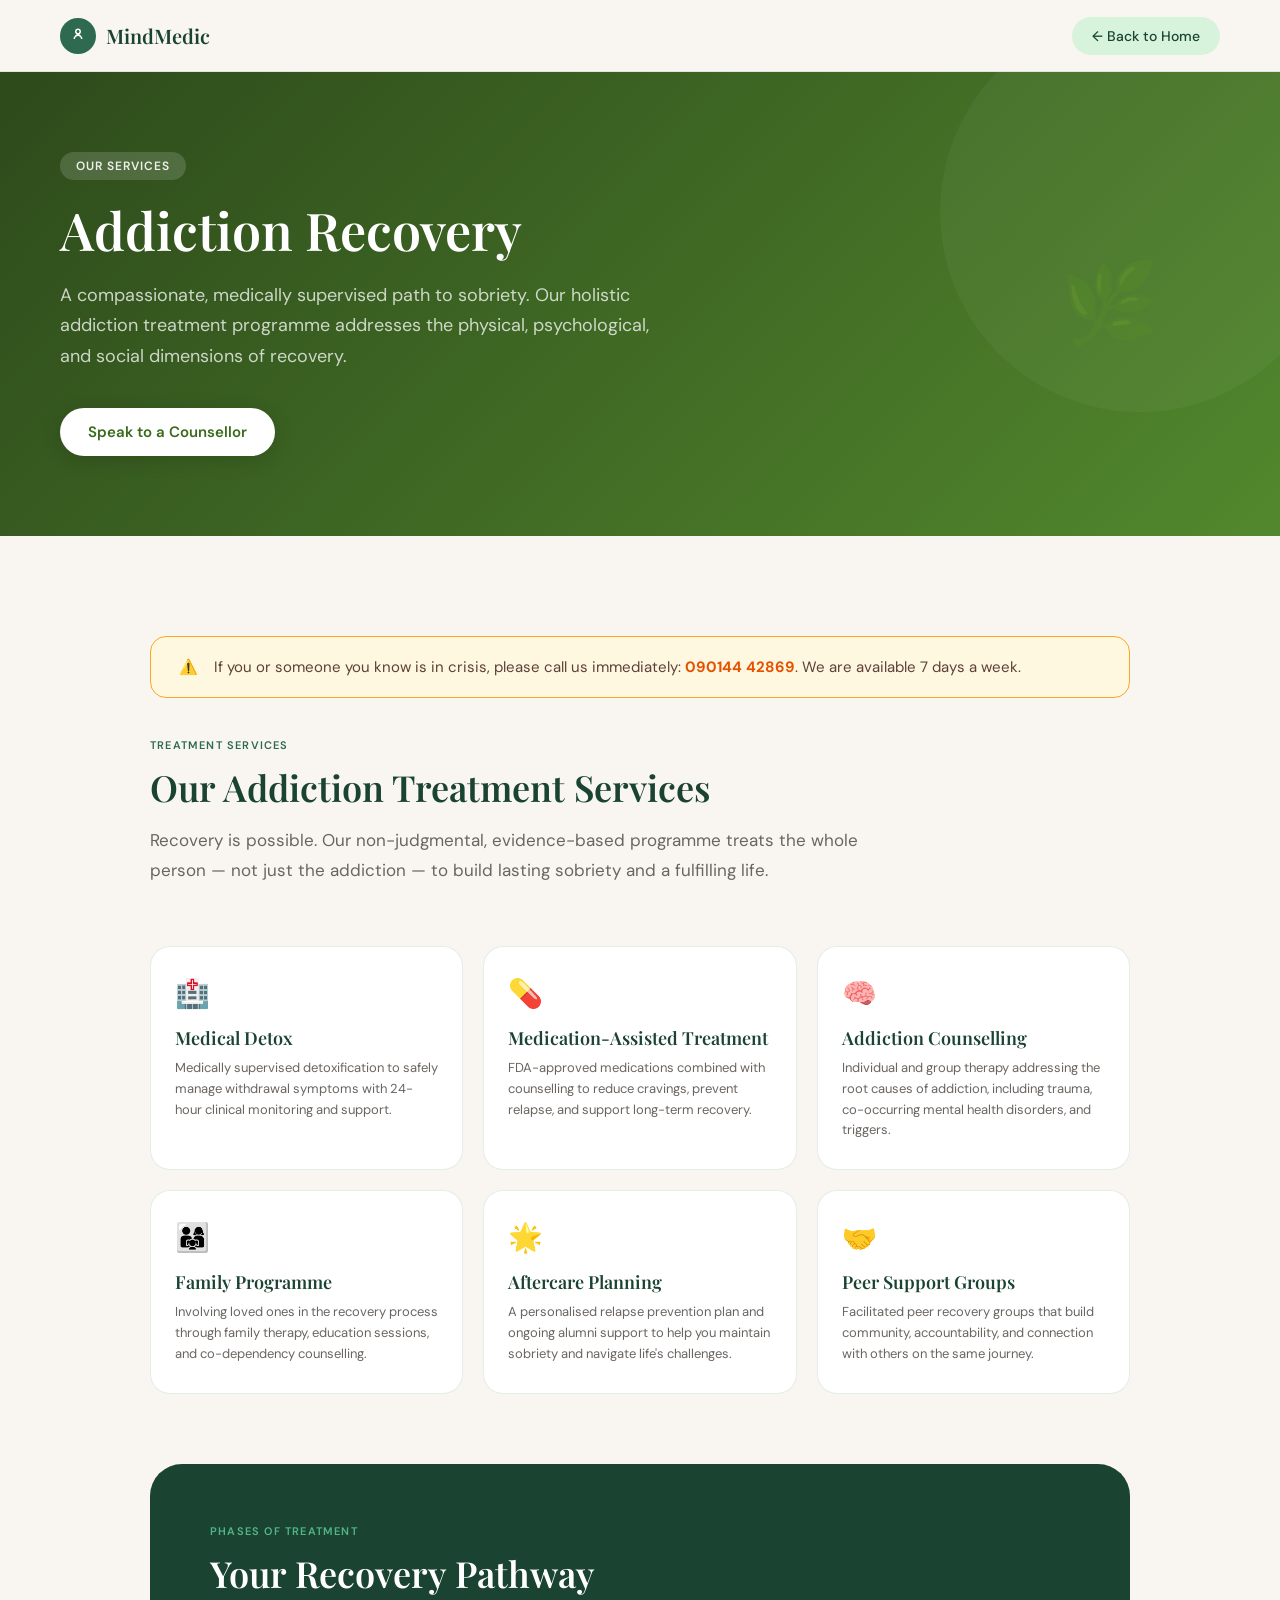
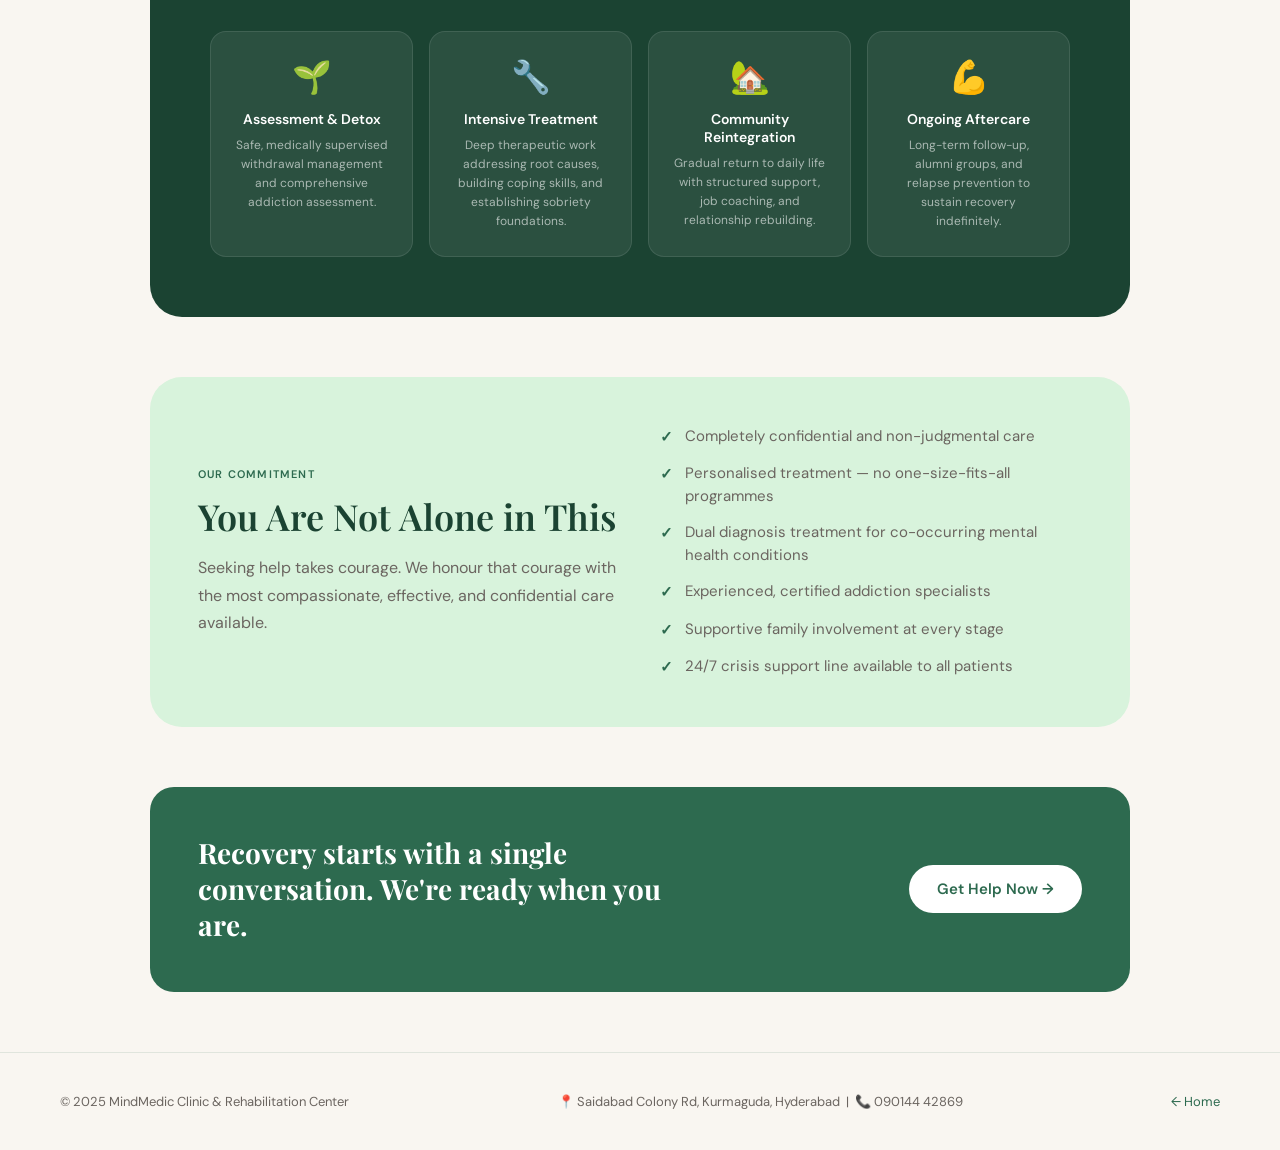
<file: addiction.html>
<!DOCTYPE html>
<html lang="en">
<head>
<meta charset="UTF-8"><meta name="viewport" content="width=device-width, initial-scale=1.0">
<title>Addiction Recovery — MindMedic</title>
<link href="https://fonts.googleapis.com/css2?family=Playfair+Display:wght@400;500;600;700&family=DM+Sans:wght@300;400;500;600&display=swap" rel="stylesheet">
<style>
*,*::before,*::after{box-sizing:border-box;margin:0;padding:0}
:root{--green:#2D6A4F;--green-light:#52B788;--green-pale:#D8F3DC;--green-dark:#1B4332;--cream:#F9F6F1;--white:#FFFFFF;--text:#1A1A1A;--text-muted:#6B6560;--border:rgba(45,106,79,0.12);--shadow:0 8px 40px rgba(27,67,50,0.10)}
html{scroll-behavior:smooth}body{font-family:'DM Sans',sans-serif;background:var(--cream);color:var(--text)}
nav{position:sticky;top:0;z-index:100;display:flex;align-items:center;justify-content:space-between;padding:0 60px;height:72px;background:rgba(249,246,241,0.97);backdrop-filter:blur(12px);border-bottom:1px solid var(--border)}
.logo{display:flex;align-items:center;gap:10px;text-decoration:none;color:var(--green-dark)}.logo-icon{width:36px;height:36px;background:var(--green);border-radius:50%;display:flex;align-items:center;justify-content:center}.logo-icon svg{width:18px;height:18px;fill:#fff}.logo-text{font-family:'Playfair Display',serif;font-size:20px;font-weight:600}
.back-btn{display:inline-flex;align-items:center;gap:8px;background:var(--green-pale);color:var(--green-dark);padding:10px 20px;border-radius:100px;font-size:14px;font-weight:500;text-decoration:none;transition:all 0.2s}.back-btn:hover{background:var(--green);color:#fff}
.hero{background:linear-gradient(135deg,#2d4a1b 0%,#52882d 100%);color:#fff;padding:80px 60px;position:relative;overflow:hidden}
.hero::before{content:'';position:absolute;right:-60px;top:-60px;width:400px;height:400px;background:rgba(255,255,255,0.04);border-radius:50%}
.hero-tag{display:inline-block;background:rgba(255,255,255,0.15);color:rgba(255,255,255,0.9);font-size:12px;font-weight:600;letter-spacing:1px;text-transform:uppercase;padding:6px 16px;border-radius:100px;margin-bottom:20px}
.hero h1{font-family:'Playfair Display',serif;font-size:52px;font-weight:600;line-height:1.15;margin-bottom:20px}
.hero p{font-size:18px;line-height:1.7;color:rgba(255,255,255,0.75);max-width:600px;margin-bottom:36px}
.hero-icon{font-size:80px;position:absolute;right:120px;top:50%;transform:translateY(-50%);opacity:0.2}
.btn-white{background:#fff;color:#3a6a1b;border:none;padding:14px 28px;border-radius:100px;font-family:'DM Sans',sans-serif;font-size:15px;font-weight:600;cursor:pointer;text-decoration:none;display:inline-block;transition:transform 0.15s;box-shadow:0 4px 20px rgba(0,0,0,0.15)}.btn-white:hover{transform:translateY(-2px)}
.urgent-bar{background:#FFF8E1;border:1px solid #F9A825;border-radius:16px;padding:20px 28px;display:flex;align-items:center;gap:16px;margin:40px 0;font-size:15px;color:#5D4037}
.urgent-bar strong{color:#E65100}
main{max-width:1100px;margin:0 auto;padding:60px 60px}
.section-tag{font-size:11px;font-weight:600;letter-spacing:1.2px;text-transform:uppercase;color:var(--green);margin-bottom:14px;display:block}
.section-heading{font-family:'Playfair Display',serif;font-size:36px;font-weight:600;color:var(--green-dark);margin-bottom:16px;line-height:1.2}
.intro-text{font-size:17px;line-height:1.8;color:var(--text-muted);margin-bottom:60px;max-width:720px}
.services-grid{display:grid;grid-template-columns:repeat(3,1fr);gap:20px;margin-bottom:70px}
.serv-card{background:var(--white);border-radius:20px;padding:28px 24px;border:1px solid var(--border);transition:transform 0.2s,box-shadow 0.2s}.serv-card:hover{transform:translateY(-4px);box-shadow:var(--shadow)}
.serv-icon{font-size:28px;margin-bottom:14px}.serv-name{font-family:'Playfair Display',serif;font-size:18px;font-weight:600;color:var(--green-dark);margin-bottom:8px}.serv-desc{font-size:13px;color:var(--text-muted);line-height:1.6}
.phases-section{background:var(--green-dark);border-radius:32px;padding:60px;color:#fff;margin-bottom:60px}
.phases-section .section-tag{color:var(--green-light)}.phases-section .section-heading{color:#fff}
.phases{display:grid;grid-template-columns:repeat(4,1fr);gap:16px;margin-top:36px}
.phase{background:rgba(255,255,255,0.07);border-radius:16px;padding:24px;border:1px solid rgba(255,255,255,0.1);text-align:center}
.phase-icon{font-size:32px;margin-bottom:12px}
.phase-title{font-weight:600;font-size:14px;color:#fff;margin-bottom:8px}
.phase-desc{font-size:12px;color:rgba(255,255,255,0.6);line-height:1.6}
.promise-section{background:var(--green-pale);border-radius:32px;padding:48px;margin-bottom:60px;display:grid;grid-template-columns:1fr 1fr;gap:40px;align-items:center}
.promise-section .section-heading{color:var(--green-dark)}
.promise-list{list-style:none;display:flex;flex-direction:column;gap:14px}
.promise-list li{display:flex;align-items:flex-start;gap:12px;font-size:15px;color:var(--text-muted);line-height:1.5}
.promise-list li::before{content:'✓';color:var(--green);font-weight:700;flex-shrink:0;margin-top:1px}
.cta-bar{background:var(--green);border-radius:24px;padding:48px;display:flex;align-items:center;justify-content:space-between;gap:40px;flex-wrap:wrap}
.cta-bar h3{font-family:'Playfair Display',serif;font-size:28px;color:#fff;max-width:500px;line-height:1.3}
.btn-cta{background:#fff;color:var(--green);border:none;padding:14px 28px;border-radius:100px;font-family:'DM Sans',sans-serif;font-size:15px;font-weight:600;cursor:pointer;text-decoration:none;display:inline-block;white-space:nowrap;transition:transform 0.15s}.btn-cta:hover{transform:translateY(-2px)}
footer{padding:40px 60px;border-top:1px solid var(--border);display:flex;justify-content:space-between;align-items:center;font-size:13px;color:var(--text-muted)}footer a{color:var(--green);text-decoration:none}
</style>
</head>
<body>
<nav>
  <a href="mindmedic.html" class="logo"><div class="logo-icon"><svg viewBox="0 0 24 24"><path d="M12 2C9.76 2 8 3.76 8 6c0 1.68.94 3.14 2.32 3.88C7.84 11.04 6 13.35 6 16h2c0-2.21 1.79-4 4-4s4 1.79 4 4h2c0-2.65-1.84-4.96-4.32-6.12C15.06 9.14 16 7.68 16 6c0-2.24-1.76-4-4-4zm0 2c1.1 0 2 .9 2 2s-.9 2-2 2-2-.9-2-2 .9-2 2-2z"/></svg></div><span class="logo-text">MindMedic</span></a>
  <a href="mindmedic.html" class="back-btn">← Back to Home</a>
</nav>
<div class="hero">
  <div class="hero-tag">Our Services</div>
  <h1>Addiction Recovery</h1>
  <p>A compassionate, medically supervised path to sobriety. Our holistic addiction treatment programme addresses the physical, psychological, and social dimensions of recovery.</p>
  <a href="mindmedic.html#contact" class="btn-white">Speak to a Counsellor</a>
  <div class="hero-icon">🌿</div>
</div>
<main>
  <div class="urgent-bar">⚠️ <span>If you or someone you know is in crisis, please call us immediately: <strong>090144 42869</strong>. We are available 7 days a week.</span></div>
  <span class="section-tag">Treatment Services</span>
  <h2 class="section-heading">Our Addiction Treatment Services</h2>
  <p class="intro-text">Recovery is possible. Our non-judgmental, evidence-based programme treats the whole person — not just the addiction — to build lasting sobriety and a fulfilling life.</p>
  <div class="services-grid">
    <div class="serv-card"><div class="serv-icon">🏥</div><div class="serv-name">Medical Detox</div><p class="serv-desc">Medically supervised detoxification to safely manage withdrawal symptoms with 24-hour clinical monitoring and support.</p></div>
    <div class="serv-card"><div class="serv-icon">💊</div><div class="serv-name">Medication-Assisted Treatment</div><p class="serv-desc">FDA-approved medications combined with counselling to reduce cravings, prevent relapse, and support long-term recovery.</p></div>
    <div class="serv-card"><div class="serv-icon">🧠</div><div class="serv-name">Addiction Counselling</div><p class="serv-desc">Individual and group therapy addressing the root causes of addiction, including trauma, co-occurring mental health disorders, and triggers.</p></div>
    <div class="serv-card"><div class="serv-icon">👨‍👩‍👧</div><div class="serv-name">Family Programme</div><p class="serv-desc">Involving loved ones in the recovery process through family therapy, education sessions, and co-dependency counselling.</p></div>
    <div class="serv-card"><div class="serv-icon">🌟</div><div class="serv-name">Aftercare Planning</div><p class="serv-desc">A personalised relapse prevention plan and ongoing alumni support to help you maintain sobriety and navigate life's challenges.</p></div>
    <div class="serv-card"><div class="serv-icon">🤝</div><div class="serv-name">Peer Support Groups</div><p class="serv-desc">Facilitated peer recovery groups that build community, accountability, and connection with others on the same journey.</p></div>
  </div>
  <div class="phases-section">
    <span class="section-tag">Phases of Treatment</span>
    <h2 class="section-heading">Your Recovery Pathway</h2>
    <div class="phases">
      <div class="phase"><div class="phase-icon">🌱</div><div class="phase-title">Assessment & Detox</div><div class="phase-desc">Safe, medically supervised withdrawal management and comprehensive addiction assessment.</div></div>
      <div class="phase"><div class="phase-icon">🔧</div><div class="phase-title">Intensive Treatment</div><div class="phase-desc">Deep therapeutic work addressing root causes, building coping skills, and establishing sobriety foundations.</div></div>
      <div class="phase"><div class="phase-icon">🏡</div><div class="phase-title">Community Reintegration</div><div class="phase-desc">Gradual return to daily life with structured support, job coaching, and relationship rebuilding.</div></div>
      <div class="phase"><div class="phase-icon">💪</div><div class="phase-title">Ongoing Aftercare</div><div class="phase-desc">Long-term follow-up, alumni groups, and relapse prevention to sustain recovery indefinitely.</div></div>
    </div>
  </div>
  <div class="promise-section">
    <div><span class="section-tag">Our Commitment</span><h2 class="section-heading">You Are Not Alone in This</h2><p style="font-size:16px;line-height:1.7;color:var(--text-muted)">Seeking help takes courage. We honour that courage with the most compassionate, effective, and confidential care available.</p></div>
    <ul class="promise-list">
      <li>Completely confidential and non-judgmental care</li>
      <li>Personalised treatment — no one-size-fits-all programmes</li>
      <li>Dual diagnosis treatment for co-occurring mental health conditions</li>
      <li>Experienced, certified addiction specialists</li>
      <li>Supportive family involvement at every stage</li>
      <li>24/7 crisis support line available to all patients</li>
    </ul>
  </div>
  <div class="cta-bar"><h3>Recovery starts with a single conversation. We're ready when you are.</h3><a href="mindmedic.html#contact" class="btn-cta">Get Help Now →</a></div>
</main>
<footer><span>© 2025 MindMedic Clinic & Rehabilitation Center</span><span>📍 Saidabad Colony Rd, Kurmaguda, Hyderabad &nbsp;|&nbsp; 📞 090144 42869</span><a href="mindmedic.html">← Home</a></footer>
</body></html>
</file>
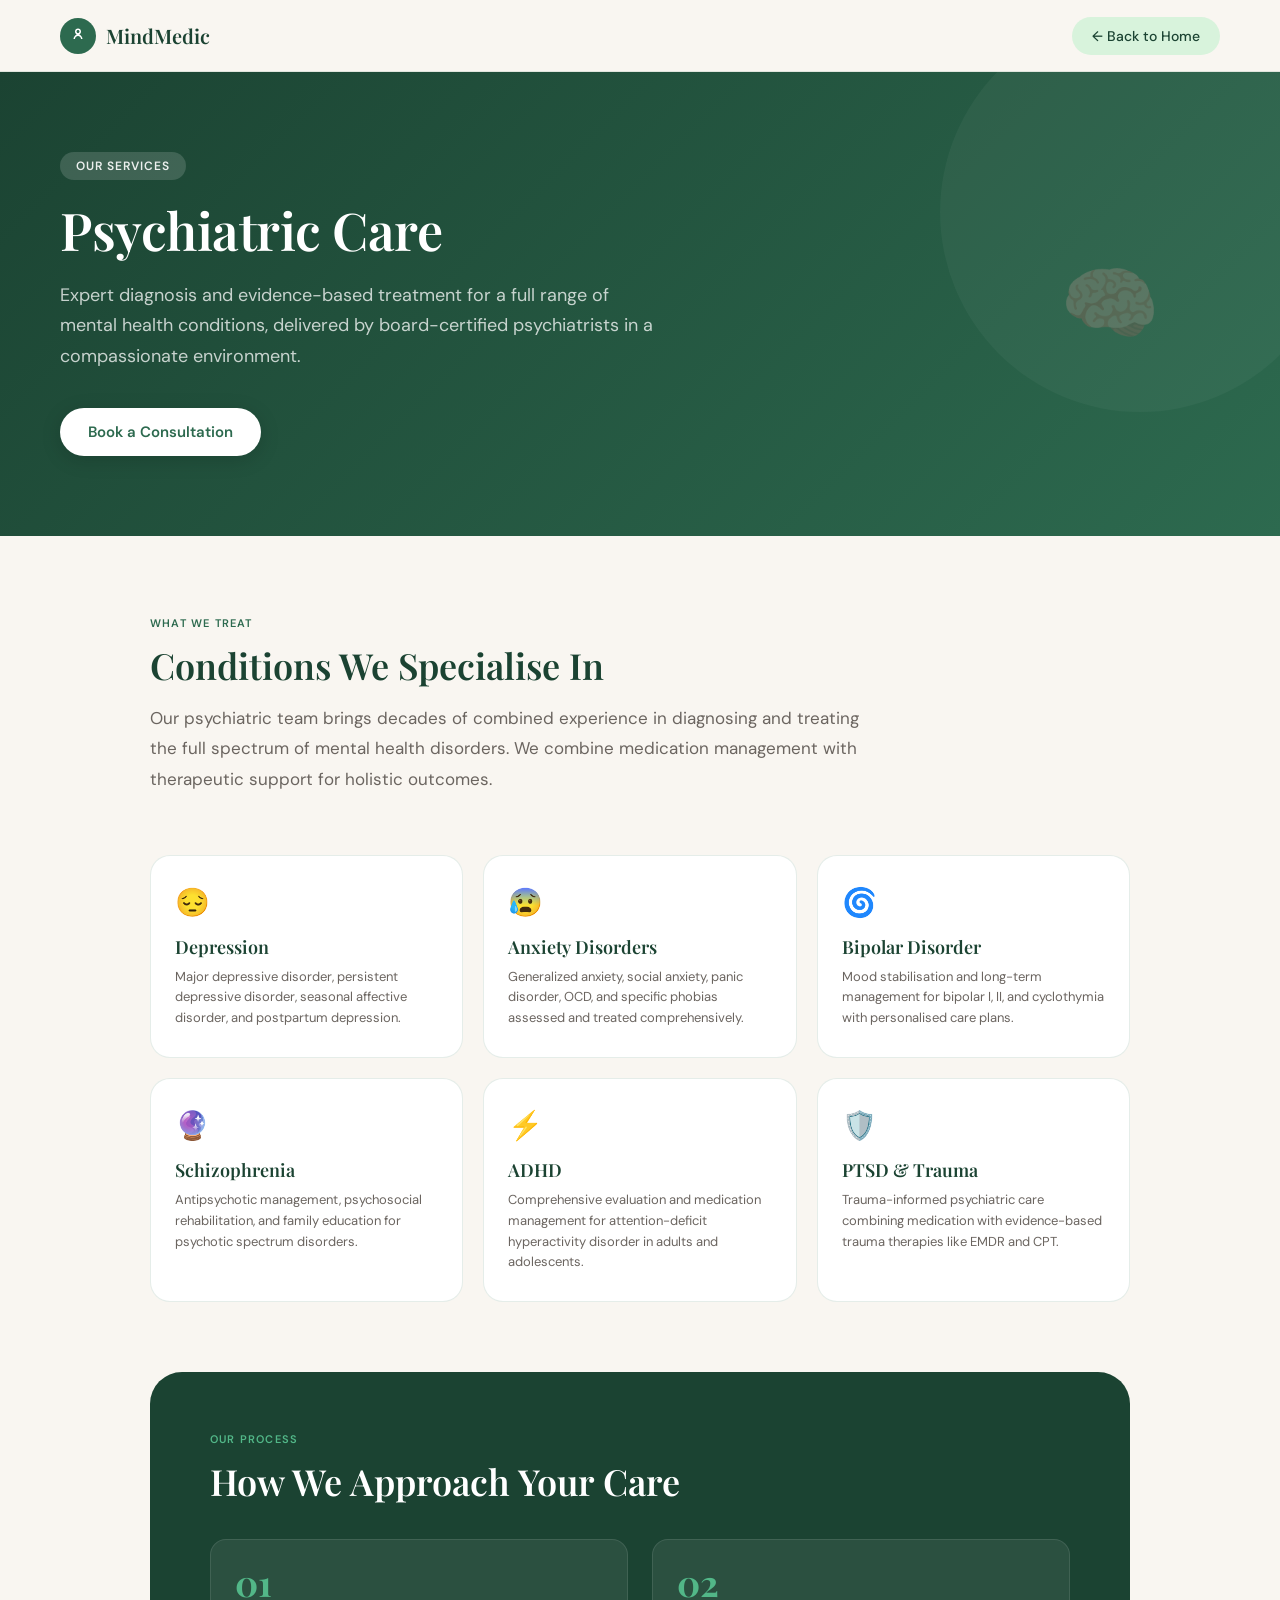
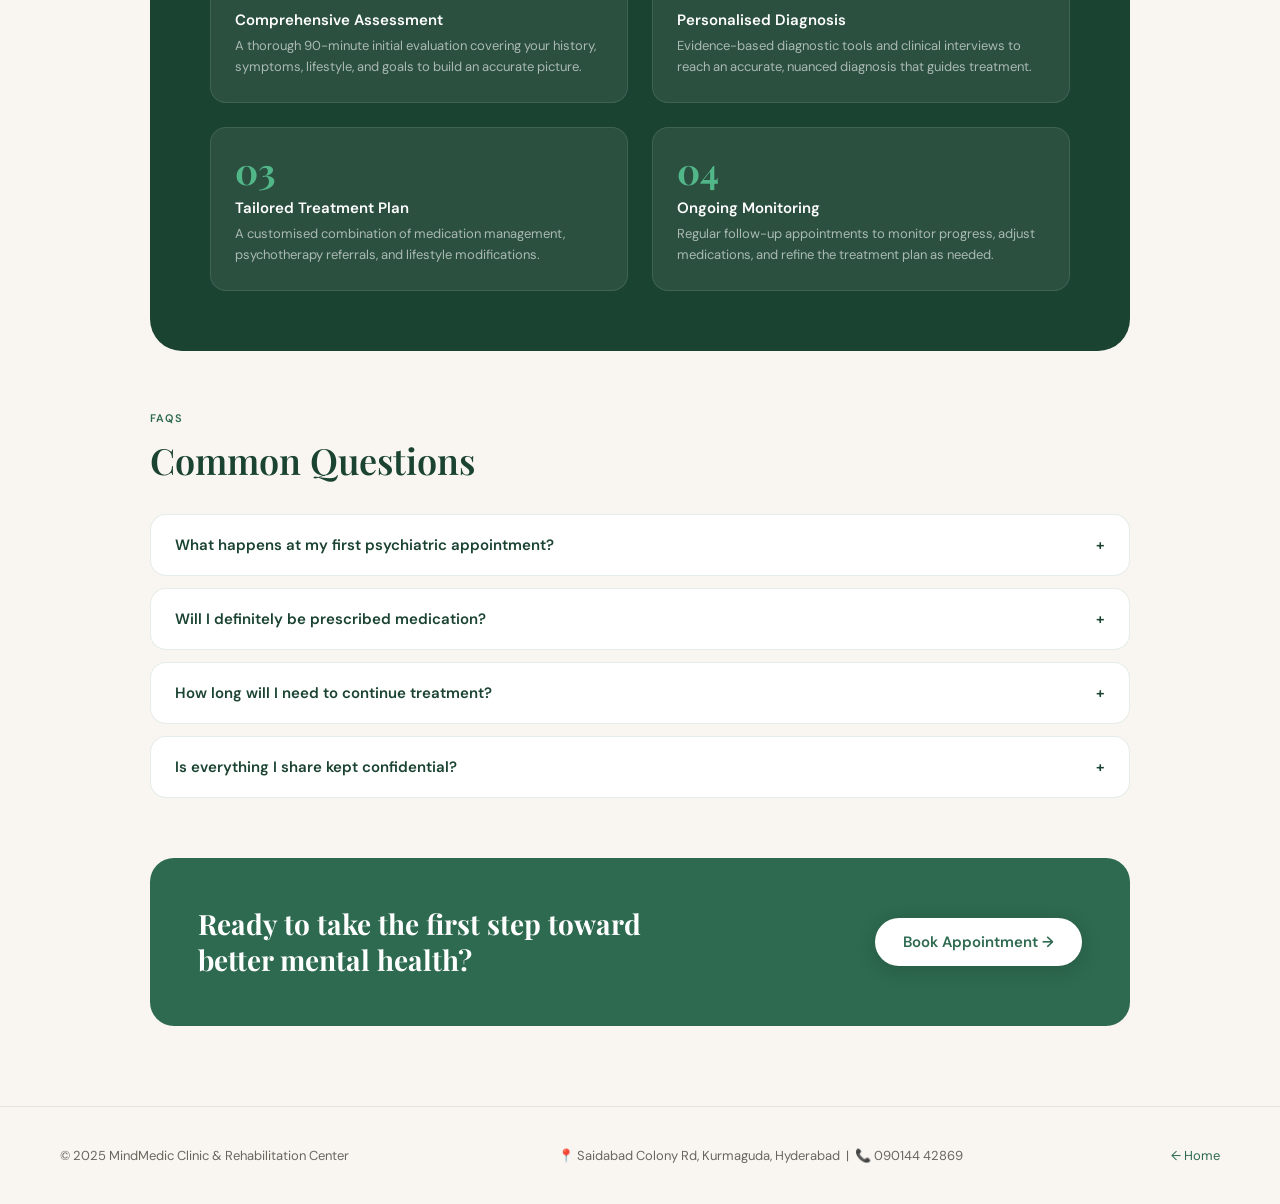
<file: psychiatric.html>
<!DOCTYPE html>
<html lang="en">
<head>
<meta charset="UTF-8"><meta name="viewport" content="width=device-width, initial-scale=1.0">
<title>Psychiatric Care — MindMedic</title>
<link href="https://fonts.googleapis.com/css2?family=Playfair+Display:wght@400;500;600;700&family=DM+Sans:wght@300;400;500;600&display=swap" rel="stylesheet">
<style>
*,*::before,*::after{box-sizing:border-box;margin:0;padding:0}
:root{--green:#2D6A4F;--green-light:#52B788;--green-pale:#D8F3DC;--green-dark:#1B4332;--cream:#F9F6F1;--white:#FFFFFF;--text:#1A1A1A;--text-muted:#6B6560;--border:rgba(45,106,79,0.12);--shadow:0 8px 40px rgba(27,67,50,0.10)}
html{scroll-behavior:smooth}
body{font-family:'DM Sans',sans-serif;background:var(--cream);color:var(--text)}
nav{position:sticky;top:0;z-index:100;display:flex;align-items:center;justify-content:space-between;padding:0 60px;height:72px;background:rgba(249,246,241,0.97);backdrop-filter:blur(12px);border-bottom:1px solid var(--border)}
.logo{display:flex;align-items:center;gap:10px;text-decoration:none;color:var(--green-dark)}
.logo-icon{width:36px;height:36px;background:var(--green);border-radius:50%;display:flex;align-items:center;justify-content:center}
.logo-icon svg{width:18px;height:18px;fill:#fff}
.logo-text{font-family:'Playfair Display',serif;font-size:20px;font-weight:600}
.back-btn{display:inline-flex;align-items:center;gap:8px;background:var(--green-pale);color:var(--green-dark);padding:10px 20px;border-radius:100px;font-size:14px;font-weight:500;text-decoration:none;transition:all 0.2s}
.back-btn:hover{background:var(--green);color:#fff}
.hero{background:linear-gradient(135deg,var(--green-dark) 0%,var(--green) 100%);color:#fff;padding:80px 60px;position:relative;overflow:hidden}
.hero::before{content:'';position:absolute;right:-60px;top:-60px;width:400px;height:400px;background:rgba(255,255,255,0.04);border-radius:50%}
.hero-tag{display:inline-block;background:rgba(255,255,255,0.15);color:rgba(255,255,255,0.9);font-size:12px;font-weight:600;letter-spacing:1px;text-transform:uppercase;padding:6px 16px;border-radius:100px;margin-bottom:20px}
.hero h1{font-family:'Playfair Display',serif;font-size:52px;font-weight:600;line-height:1.15;margin-bottom:20px;letter-spacing:-0.5px}
.hero p{font-size:18px;line-height:1.7;color:rgba(255,255,255,0.75);max-width:600px;margin-bottom:36px}
.hero-icon{font-size:80px;position:absolute;right:120px;top:50%;transform:translateY(-50%);opacity:0.2}
.btn-white{background:#fff;color:var(--green);border:none;padding:14px 28px;border-radius:100px;font-family:'DM Sans',sans-serif;font-size:15px;font-weight:600;cursor:pointer;text-decoration:none;display:inline-block;transition:transform 0.15s,box-shadow 0.2s;box-shadow:0 4px 20px rgba(0,0,0,0.15)}
.btn-white:hover{transform:translateY(-2px);box-shadow:0 8px 28px rgba(0,0,0,0.18)}
main{max-width:1100px;margin:0 auto;padding:80px 60px}
.section-tag{font-size:11px;font-weight:600;letter-spacing:1.2px;text-transform:uppercase;color:var(--green);margin-bottom:14px;display:block}
.section-heading{font-family:'Playfair Display',serif;font-size:36px;font-weight:600;color:var(--green-dark);margin-bottom:16px;line-height:1.2}
.intro-text{font-size:17px;line-height:1.8;color:var(--text-muted);margin-bottom:60px;max-width:720px}
.conditions-grid{display:grid;grid-template-columns:repeat(3,1fr);gap:20px;margin-bottom:70px}
.condition-card{background:var(--white);border-radius:20px;padding:28px 24px;border:1px solid var(--border);transition:transform 0.2s,box-shadow 0.2s}
.condition-card:hover{transform:translateY(-4px);box-shadow:var(--shadow)}
.cond-icon{font-size:28px;margin-bottom:14px}
.cond-name{font-family:'Playfair Display',serif;font-size:18px;font-weight:600;color:var(--green-dark);margin-bottom:8px}
.cond-desc{font-size:13px;color:var(--text-muted);line-height:1.6}
.approach-section{background:var(--green-dark);border-radius:32px;padding:60px;color:#fff;margin-bottom:60px}
.approach-section .section-tag{color:var(--green-light)}
.approach-section .section-heading{color:#fff}
.approach-grid{display:grid;grid-template-columns:repeat(2,1fr);gap:24px;margin-top:36px}
.approach-item{background:rgba(255,255,255,0.07);border-radius:16px;padding:24px;border:1px solid rgba(255,255,255,0.1)}
.approach-num{font-family:'Playfair Display',serif;font-size:36px;font-weight:700;color:var(--green-light);line-height:1;margin-bottom:10px}
.approach-title{font-weight:600;font-size:15px;color:#fff;margin-bottom:6px}
.approach-desc{font-size:13px;color:rgba(255,255,255,0.6);line-height:1.6}
.faq-section{margin-bottom:60px}
.faq-item{background:var(--white);border-radius:16px;border:1px solid var(--border);margin-bottom:12px;overflow:hidden}
.faq-q{padding:20px 24px;font-weight:600;font-size:15px;color:var(--green-dark);cursor:pointer;display:flex;justify-content:space-between;align-items:center;transition:background 0.2s}
.faq-q:hover{background:var(--green-pale)}
.faq-a{padding:0 24px 20px;font-size:14px;color:var(--text-muted);line-height:1.7;display:none}
.faq-a.open{display:block}
.cta-bar{background:var(--green);border-radius:24px;padding:48px;display:flex;align-items:center;justify-content:space-between;gap:40px;flex-wrap:wrap}
.cta-bar h3{font-family:'Playfair Display',serif;font-size:28px;color:#fff;max-width:500px;line-height:1.3}
footer{padding:40px 60px;border-top:1px solid var(--border);display:flex;justify-content:space-between;align-items:center;font-size:13px;color:var(--text-muted)}
footer a{color:var(--green);text-decoration:none}
</style>
</head>
<body>
<nav>
  <a href="mindmedic.html" class="logo">
    <div class="logo-icon"><svg viewBox="0 0 24 24"><path d="M12 2C9.76 2 8 3.76 8 6c0 1.68.94 3.14 2.32 3.88C7.84 11.04 6 13.35 6 16h2c0-2.21 1.79-4 4-4s4 1.79 4 4h2c0-2.65-1.84-4.96-4.32-6.12C15.06 9.14 16 7.68 16 6c0-2.24-1.76-4-4-4zm0 2c1.1 0 2 .9 2 2s-.9 2-2 2-2-.9-2-2 .9-2 2-2z"/></svg></div>
    <span class="logo-text">MindMedic</span>
  </a>
  <a href="mindmedic.html" class="back-btn">← Back to Home</a>
</nav>
<div class="hero">
  <div class="hero-tag">Our Services</div>
  <h1>Psychiatric Care</h1>
  <p>Expert diagnosis and evidence-based treatment for a full range of mental health conditions, delivered by board-certified psychiatrists in a compassionate environment.</p>
  <a href="#contact" class="btn-white">Book a Consultation</a>
  <div class="hero-icon">🧠</div>
</div>
<main>
  <span class="section-tag">What We Treat</span>
  <h2 class="section-heading">Conditions We Specialise In</h2>
  <p class="intro-text">Our psychiatric team brings decades of combined experience in diagnosing and treating the full spectrum of mental health disorders. We combine medication management with therapeutic support for holistic outcomes.</p>
  <div class="conditions-grid">
    <div class="condition-card"><div class="cond-icon">😔</div><div class="cond-name">Depression</div><p class="cond-desc">Major depressive disorder, persistent depressive disorder, seasonal affective disorder, and postpartum depression.</p></div>
    <div class="condition-card"><div class="cond-icon">😰</div><div class="cond-name">Anxiety Disorders</div><p class="cond-desc">Generalized anxiety, social anxiety, panic disorder, OCD, and specific phobias assessed and treated comprehensively.</p></div>
    <div class="condition-card"><div class="cond-icon">🌀</div><div class="cond-name">Bipolar Disorder</div><p class="cond-desc">Mood stabilisation and long-term management for bipolar I, II, and cyclothymia with personalised care plans.</p></div>
    <div class="condition-card"><div class="cond-icon">🔮</div><div class="cond-name">Schizophrenia</div><p class="cond-desc">Antipsychotic management, psychosocial rehabilitation, and family education for psychotic spectrum disorders.</p></div>
    <div class="condition-card"><div class="cond-icon">⚡</div><div class="cond-name">ADHD</div><p class="cond-desc">Comprehensive evaluation and medication management for attention-deficit hyperactivity disorder in adults and adolescents.</p></div>
    <div class="condition-card"><div class="cond-icon">🛡️</div><div class="cond-name">PTSD & Trauma</div><p class="cond-desc">Trauma-informed psychiatric care combining medication with evidence-based trauma therapies like EMDR and CPT.</p></div>
  </div>
  <div class="approach-section">
    <span class="section-tag">Our Process</span>
    <h2 class="section-heading">How We Approach Your Care</h2>
    <div class="approach-grid">
      <div class="approach-item"><div class="approach-num">01</div><div class="approach-title">Comprehensive Assessment</div><div class="approach-desc">A thorough 90-minute initial evaluation covering your history, symptoms, lifestyle, and goals to build an accurate picture.</div></div>
      <div class="approach-item"><div class="approach-num">02</div><div class="approach-title">Personalised Diagnosis</div><div class="approach-desc">Evidence-based diagnostic tools and clinical interviews to reach an accurate, nuanced diagnosis that guides treatment.</div></div>
      <div class="approach-item"><div class="approach-num">03</div><div class="approach-title">Tailored Treatment Plan</div><div class="approach-desc">A customised combination of medication management, psychotherapy referrals, and lifestyle modifications.</div></div>
      <div class="approach-item"><div class="approach-num">04</div><div class="approach-title">Ongoing Monitoring</div><div class="approach-desc">Regular follow-up appointments to monitor progress, adjust medications, and refine the treatment plan as needed.</div></div>
    </div>
  </div>
  <div class="faq-section">
    <span class="section-tag">FAQs</span>
    <h2 class="section-heading" style="margin-bottom:32px">Common Questions</h2>
    <div class="faq-item"><div class="faq-q" onclick="toggle(this)">What happens at my first psychiatric appointment? <span>+</span></div><div class="faq-a">Your first appointment is a comprehensive evaluation lasting about 90 minutes. Your psychiatrist will review your medical and mental health history, discuss your current symptoms, and collaboratively develop a treatment plan with you.</div></div>
    <div class="faq-item"><div class="faq-q" onclick="toggle(this)">Will I definitely be prescribed medication? <span>+</span></div><div class="faq-a">Not necessarily. Medication is one of many tools. Your psychiatrist will only recommend medication if it is clinically indicated and you are comfortable with it. Many conditions are effectively managed through therapy alone or a combination approach.</div></div>
    <div class="faq-item"><div class="faq-q" onclick="toggle(this)">How long will I need to continue treatment? <span>+</span></div><div class="faq-a">Treatment duration varies widely by condition and individual. Some patients achieve their goals in a few months; others benefit from longer-term support. We review your progress regularly and adjust accordingly.</div></div>
    <div class="faq-item"><div class="faq-q" onclick="toggle(this)">Is everything I share kept confidential? <span>+</span></div><div class="faq-a">Yes. Your privacy is paramount. All information shared with your care team is strictly confidential and protected under medical ethics and applicable privacy laws, with very limited exceptions required by law.</div></div>
  </div>
  <div class="cta-bar" id="contact">
    <h3>Ready to take the first step toward better mental health?</h3>
    <a href="mindmedic.html#contact" class="btn-white" style="color:var(--green);background:#fff;white-space:nowrap">Book Appointment →</a>
  </div>
</main>
<footer>
  <span>© 2025 MindMedic Clinic & Rehabilitation Center</span>
  <span>📍 Saidabad Colony Rd, Kurmaguda, Hyderabad &nbsp;|&nbsp; 📞 090144 42869</span>
  <a href="mindmedic.html">← Home</a>
</footer>
<script>
function toggle(el){const a=el.nextElementSibling;a.classList.toggle('open');el.querySelector('span').textContent=a.classList.contains('open')?'−':'+';}
</script>
</body>
</html>
</file>
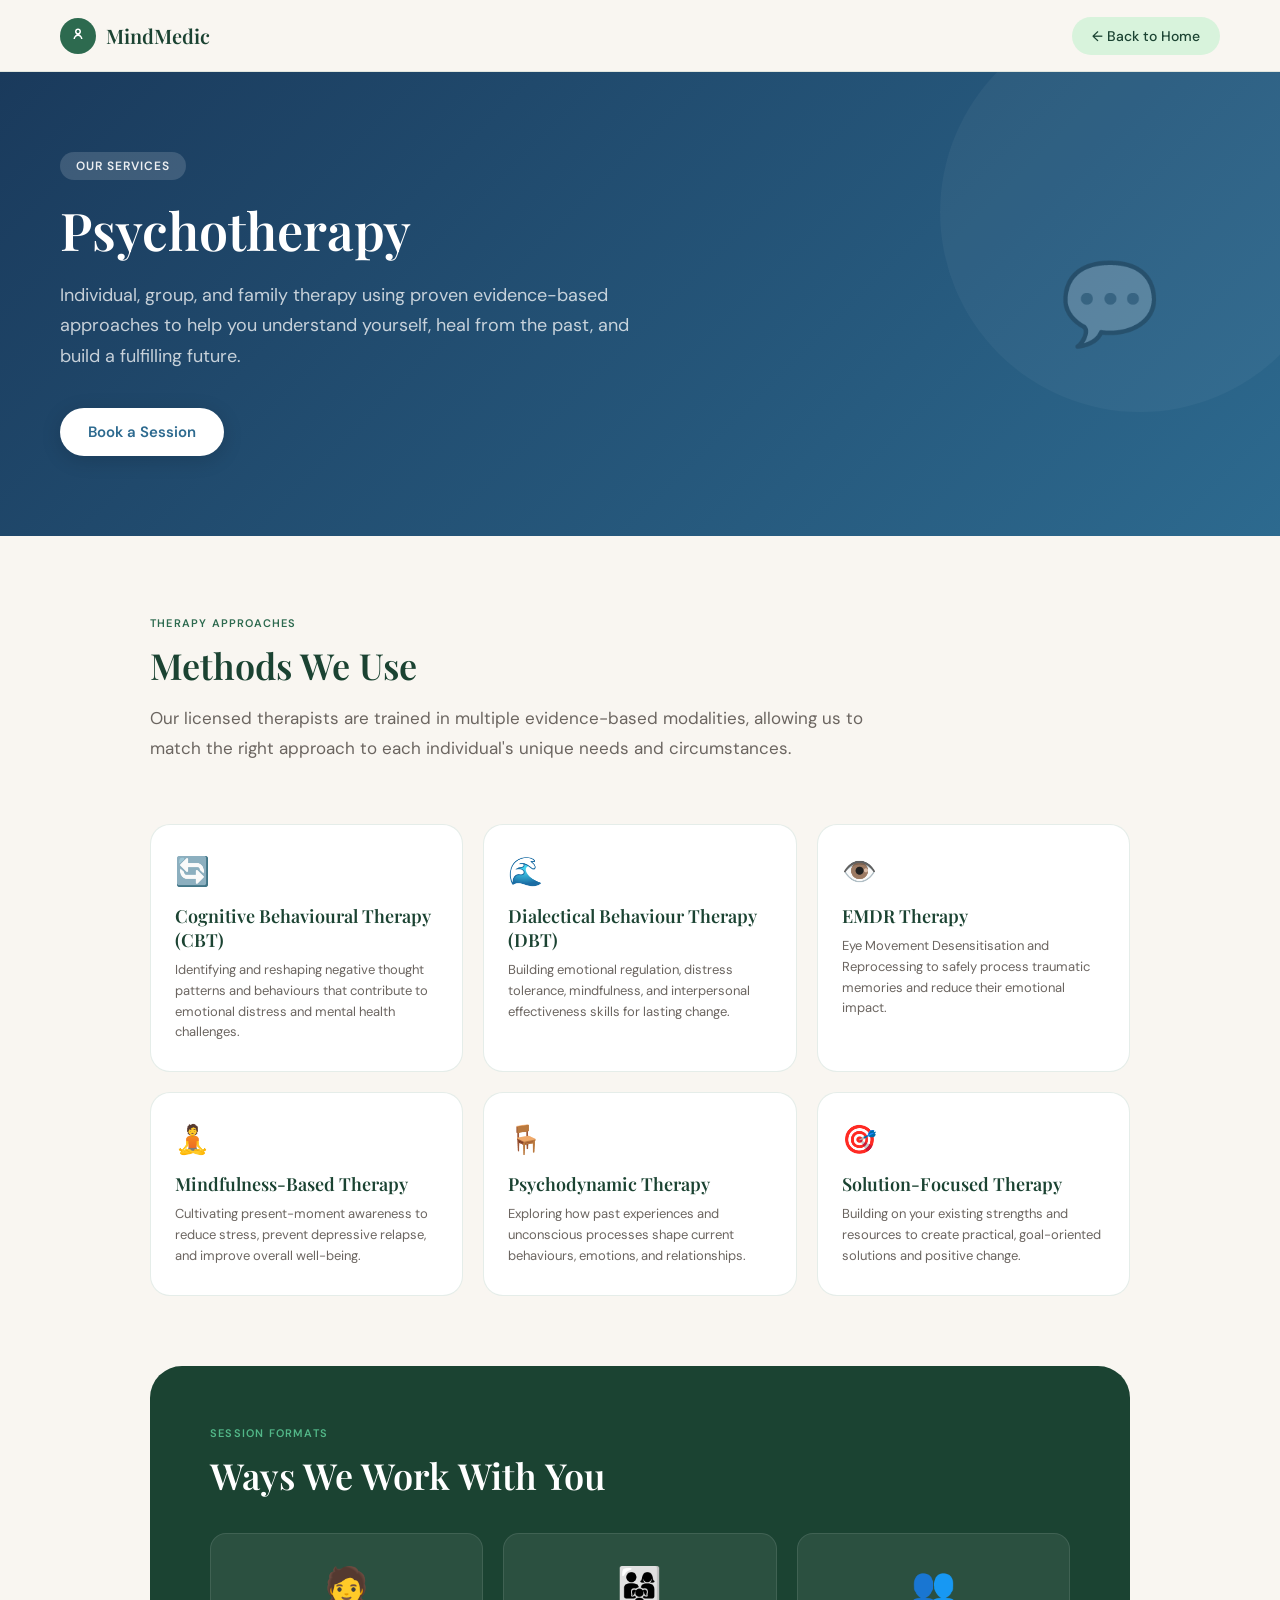
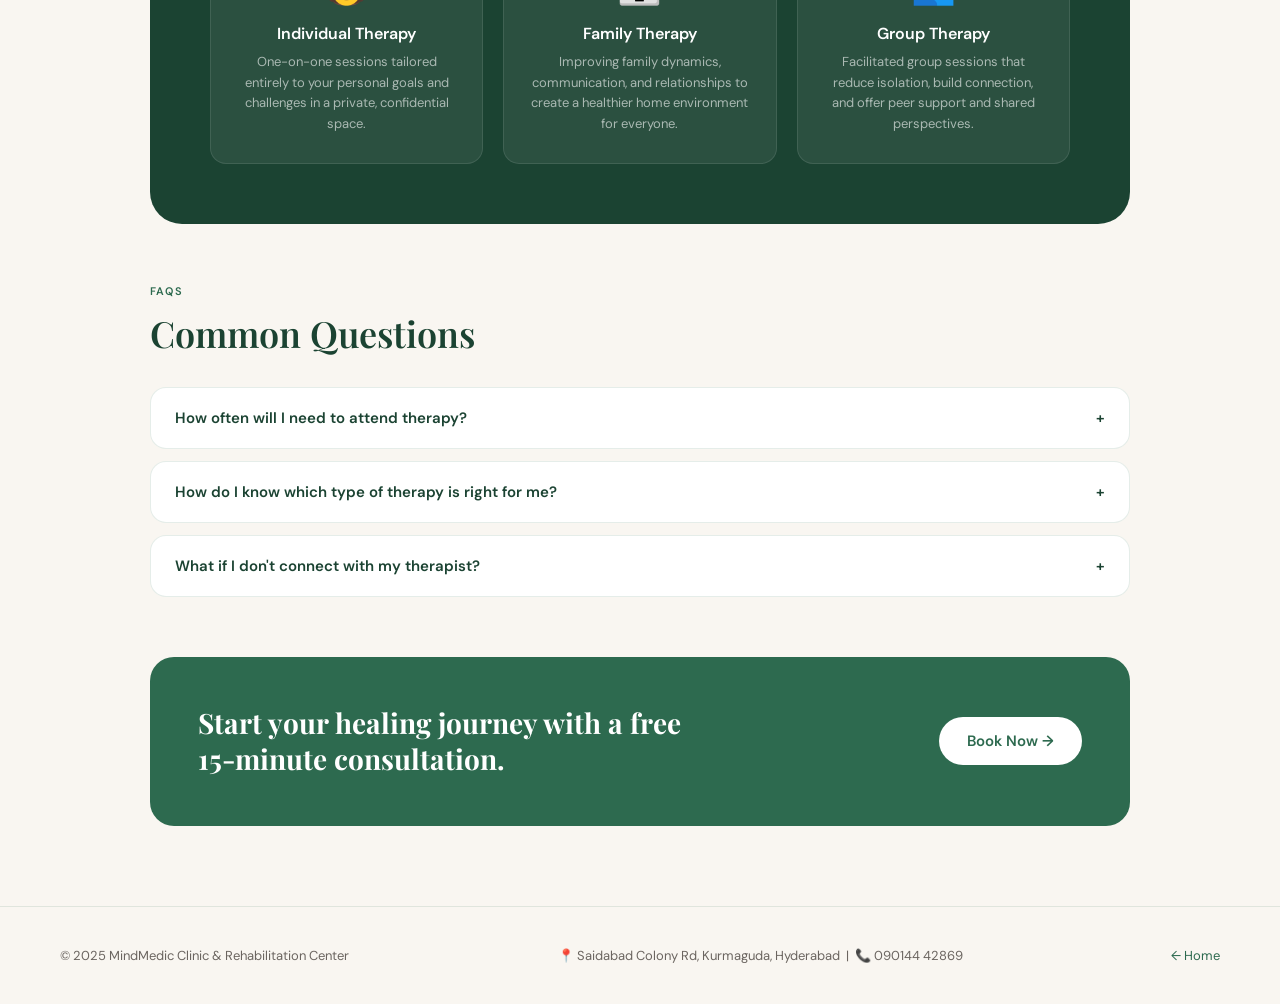
<file: psychotherapy.html>
<!DOCTYPE html>
<html lang="en">
<head>
<meta charset="UTF-8"><meta name="viewport" content="width=device-width, initial-scale=1.0">
<title>Psychotherapy — MindMedic</title>
<link href="https://fonts.googleapis.com/css2?family=Playfair+Display:wght@400;500;600;700&family=DM+Sans:wght@300;400;500;600&display=swap" rel="stylesheet">
<style>
*,*::before,*::after{box-sizing:border-box;margin:0;padding:0}
:root{--green:#2D6A4F;--green-light:#52B788;--green-pale:#D8F3DC;--green-dark:#1B4332;--cream:#F9F6F1;--white:#FFFFFF;--text:#1A1A1A;--text-muted:#6B6560;--border:rgba(45,106,79,0.12);--shadow:0 8px 40px rgba(27,67,50,0.10)}
html{scroll-behavior:smooth}body{font-family:'DM Sans',sans-serif;background:var(--cream);color:var(--text)}
nav{position:sticky;top:0;z-index:100;display:flex;align-items:center;justify-content:space-between;padding:0 60px;height:72px;background:rgba(249,246,241,0.97);backdrop-filter:blur(12px);border-bottom:1px solid var(--border)}
.logo{display:flex;align-items:center;gap:10px;text-decoration:none;color:var(--green-dark)}
.logo-icon{width:36px;height:36px;background:var(--green);border-radius:50%;display:flex;align-items:center;justify-content:center}
.logo-icon svg{width:18px;height:18px;fill:#fff}
.logo-text{font-family:'Playfair Display',serif;font-size:20px;font-weight:600}
.back-btn{display:inline-flex;align-items:center;gap:8px;background:var(--green-pale);color:var(--green-dark);padding:10px 20px;border-radius:100px;font-size:14px;font-weight:500;text-decoration:none;transition:all 0.2s}
.back-btn:hover{background:var(--green);color:#fff}
.hero{background:linear-gradient(135deg,#1a3a5c 0%,#2d6a8f 100%);color:#fff;padding:80px 60px;position:relative;overflow:hidden}
.hero::before{content:'';position:absolute;right:-60px;top:-60px;width:400px;height:400px;background:rgba(255,255,255,0.04);border-radius:50%}
.hero-tag{display:inline-block;background:rgba(255,255,255,0.15);color:rgba(255,255,255,0.9);font-size:12px;font-weight:600;letter-spacing:1px;text-transform:uppercase;padding:6px 16px;border-radius:100px;margin-bottom:20px}
.hero h1{font-family:'Playfair Display',serif;font-size:52px;font-weight:600;line-height:1.15;margin-bottom:20px}
.hero p{font-size:18px;line-height:1.7;color:rgba(255,255,255,0.75);max-width:600px;margin-bottom:36px}
.hero-icon{font-size:80px;position:absolute;right:120px;top:50%;transform:translateY(-50%);opacity:0.2}
.btn-white{background:#fff;color:#2d6a8f;border:none;padding:14px 28px;border-radius:100px;font-family:'DM Sans',sans-serif;font-size:15px;font-weight:600;cursor:pointer;text-decoration:none;display:inline-block;transition:transform 0.15s;box-shadow:0 4px 20px rgba(0,0,0,0.15)}
.btn-white:hover{transform:translateY(-2px)}
main{max-width:1100px;margin:0 auto;padding:80px 60px}
.section-tag{font-size:11px;font-weight:600;letter-spacing:1.2px;text-transform:uppercase;color:var(--green);margin-bottom:14px;display:block}
.section-heading{font-family:'Playfair Display',serif;font-size:36px;font-weight:600;color:var(--green-dark);margin-bottom:16px;line-height:1.2}
.intro-text{font-size:17px;line-height:1.8;color:var(--text-muted);margin-bottom:60px;max-width:720px}
.therapy-grid{display:grid;grid-template-columns:repeat(3,1fr);gap:20px;margin-bottom:70px}
.therapy-card{background:var(--white);border-radius:20px;padding:28px 24px;border:1px solid var(--border);transition:transform 0.2s,box-shadow 0.2s}
.therapy-card:hover{transform:translateY(-4px);box-shadow:var(--shadow)}
.th-icon{font-size:28px;margin-bottom:14px}
.th-name{font-family:'Playfair Display',serif;font-size:18px;font-weight:600;color:var(--green-dark);margin-bottom:8px}
.th-desc{font-size:13px;color:var(--text-muted);line-height:1.6}
.formats-section{background:var(--green-dark);border-radius:32px;padding:60px;color:#fff;margin-bottom:60px}
.formats-section .section-tag{color:var(--green-light)}
.formats-section .section-heading{color:#fff}
.formats-grid{display:grid;grid-template-columns:repeat(3,1fr);gap:20px;margin-top:36px}
.format-item{background:rgba(255,255,255,0.07);border-radius:16px;padding:28px 24px;border:1px solid rgba(255,255,255,0.1);text-align:center}
.format-icon{font-size:36px;margin-bottom:14px}
.format-title{font-weight:600;font-size:16px;color:#fff;margin-bottom:8px}
.format-desc{font-size:13px;color:rgba(255,255,255,0.6);line-height:1.6}
.faq-item{background:var(--white);border-radius:16px;border:1px solid var(--border);margin-bottom:12px;overflow:hidden}
.faq-q{padding:20px 24px;font-weight:600;font-size:15px;color:var(--green-dark);cursor:pointer;display:flex;justify-content:space-between;align-items:center;transition:background 0.2s}
.faq-q:hover{background:var(--green-pale)}
.faq-a{padding:0 24px 20px;font-size:14px;color:var(--text-muted);line-height:1.7;display:none}
.faq-a.open{display:block}
.cta-bar{background:var(--green);border-radius:24px;padding:48px;display:flex;align-items:center;justify-content:space-between;gap:40px;flex-wrap:wrap}
.cta-bar h3{font-family:'Playfair Display',serif;font-size:28px;color:#fff;max-width:500px;line-height:1.3}
.btn-cta{background:#fff;color:var(--green);border:none;padding:14px 28px;border-radius:100px;font-family:'DM Sans',sans-serif;font-size:15px;font-weight:600;cursor:pointer;text-decoration:none;display:inline-block;white-space:nowrap;transition:transform 0.15s}
.btn-cta:hover{transform:translateY(-2px)}
footer{padding:40px 60px;border-top:1px solid var(--border);display:flex;justify-content:space-between;align-items:center;font-size:13px;color:var(--text-muted)}
footer a{color:var(--green);text-decoration:none}
</style>
</head>
<body>
<nav>
  <a href="mindmedic.html" class="logo"><div class="logo-icon"><svg viewBox="0 0 24 24"><path d="M12 2C9.76 2 8 3.76 8 6c0 1.68.94 3.14 2.32 3.88C7.84 11.04 6 13.35 6 16h2c0-2.21 1.79-4 4-4s4 1.79 4 4h2c0-2.65-1.84-4.96-4.32-6.12C15.06 9.14 16 7.68 16 6c0-2.24-1.76-4-4-4zm0 2c1.1 0 2 .9 2 2s-.9 2-2 2-2-.9-2-2 .9-2 2-2z"/></svg></div><span class="logo-text">MindMedic</span></a>
  <a href="mindmedic.html" class="back-btn">← Back to Home</a>
</nav>
<div class="hero">
  <div class="hero-tag">Our Services</div>
  <h1>Psychotherapy</h1>
  <p>Individual, group, and family therapy using proven evidence-based approaches to help you understand yourself, heal from the past, and build a fulfilling future.</p>
  <a href="mindmedic.html#contact" class="btn-white">Book a Session</a>
  <div class="hero-icon">💬</div>
</div>
<main>
  <span class="section-tag">Therapy Approaches</span>
  <h2 class="section-heading">Methods We Use</h2>
  <p class="intro-text">Our licensed therapists are trained in multiple evidence-based modalities, allowing us to match the right approach to each individual's unique needs and circumstances.</p>
  <div class="therapy-grid">
    <div class="therapy-card"><div class="th-icon">🔄</div><div class="th-name">Cognitive Behavioural Therapy (CBT)</div><p class="th-desc">Identifying and reshaping negative thought patterns and behaviours that contribute to emotional distress and mental health challenges.</p></div>
    <div class="therapy-card"><div class="th-icon">🌊</div><div class="th-name">Dialectical Behaviour Therapy (DBT)</div><p class="th-desc">Building emotional regulation, distress tolerance, mindfulness, and interpersonal effectiveness skills for lasting change.</p></div>
    <div class="therapy-card"><div class="th-icon">👁️</div><div class="th-name">EMDR Therapy</div><p class="th-desc">Eye Movement Desensitisation and Reprocessing to safely process traumatic memories and reduce their emotional impact.</p></div>
    <div class="therapy-card"><div class="th-icon">🧘</div><div class="th-name">Mindfulness-Based Therapy</div><p class="th-desc">Cultivating present-moment awareness to reduce stress, prevent depressive relapse, and improve overall well-being.</p></div>
    <div class="therapy-card"><div class="th-icon">🪑</div><div class="th-name">Psychodynamic Therapy</div><p class="th-desc">Exploring how past experiences and unconscious processes shape current behaviours, emotions, and relationships.</p></div>
    <div class="therapy-card"><div class="th-icon">🎯</div><div class="th-name">Solution-Focused Therapy</div><p class="th-desc">Building on your existing strengths and resources to create practical, goal-oriented solutions and positive change.</p></div>
  </div>
  <div class="formats-section">
    <span class="section-tag">Session Formats</span>
    <h2 class="section-heading">Ways We Work With You</h2>
    <div class="formats-grid">
      <div class="format-item"><div class="format-icon">🧑</div><div class="format-title">Individual Therapy</div><div class="format-desc">One-on-one sessions tailored entirely to your personal goals and challenges in a private, confidential space.</div></div>
      <div class="format-item"><div class="format-icon">👨‍👩‍👧</div><div class="format-title">Family Therapy</div><div class="format-desc">Improving family dynamics, communication, and relationships to create a healthier home environment for everyone.</div></div>
      <div class="format-item"><div class="format-icon">👥</div><div class="format-title">Group Therapy</div><div class="format-desc">Facilitated group sessions that reduce isolation, build connection, and offer peer support and shared perspectives.</div></div>
    </div>
  </div>
  <div style="margin-bottom:60px">
    <span class="section-tag">FAQs</span>
    <h2 class="section-heading" style="margin-bottom:32px">Common Questions</h2>
    <div class="faq-item"><div class="faq-q" onclick="toggle(this)">How often will I need to attend therapy? <span>+</span></div><div class="faq-a">Most clients begin with weekly sessions. As you progress, frequency may reduce to fortnightly or monthly. Your therapist will work with you to determine the right pace for your specific goals.</div></div>
    <div class="faq-item"><div class="faq-q" onclick="toggle(this)">How do I know which type of therapy is right for me? <span>+</span></div><div class="faq-a">During your first session, your therapist will conduct a thorough assessment and collaboratively determine which approach best suits your needs, preferences, and treatment goals. Sometimes a blend of modalities is most effective.</div></div>
    <div class="faq-item"><div class="faq-q" onclick="toggle(this)">What if I don't connect with my therapist? <span>+</span></div><div class="faq-a">The therapeutic relationship is crucial to outcomes. If you feel the fit is not right, please let us know. We will support you in finding a better-matched therapist within our team — no questions asked.</div></div>
  </div>
  <div class="cta-bar"><h3>Start your healing journey with a free 15-minute consultation.</h3><a href="mindmedic.html#contact" class="btn-cta">Book Now →</a></div>
</main>
<footer><span>© 2025 MindMedic Clinic & Rehabilitation Center</span><span>📍 Saidabad Colony Rd, Kurmaguda, Hyderabad &nbsp;|&nbsp; 📞 090144 42869</span><a href="mindmedic.html">← Home</a></footer>
<script>function toggle(el){const a=el.nextElementSibling;a.classList.toggle('open');el.querySelector('span').textContent=a.classList.contains('open')?'−':'+';}</script>
</body></html>
</file>
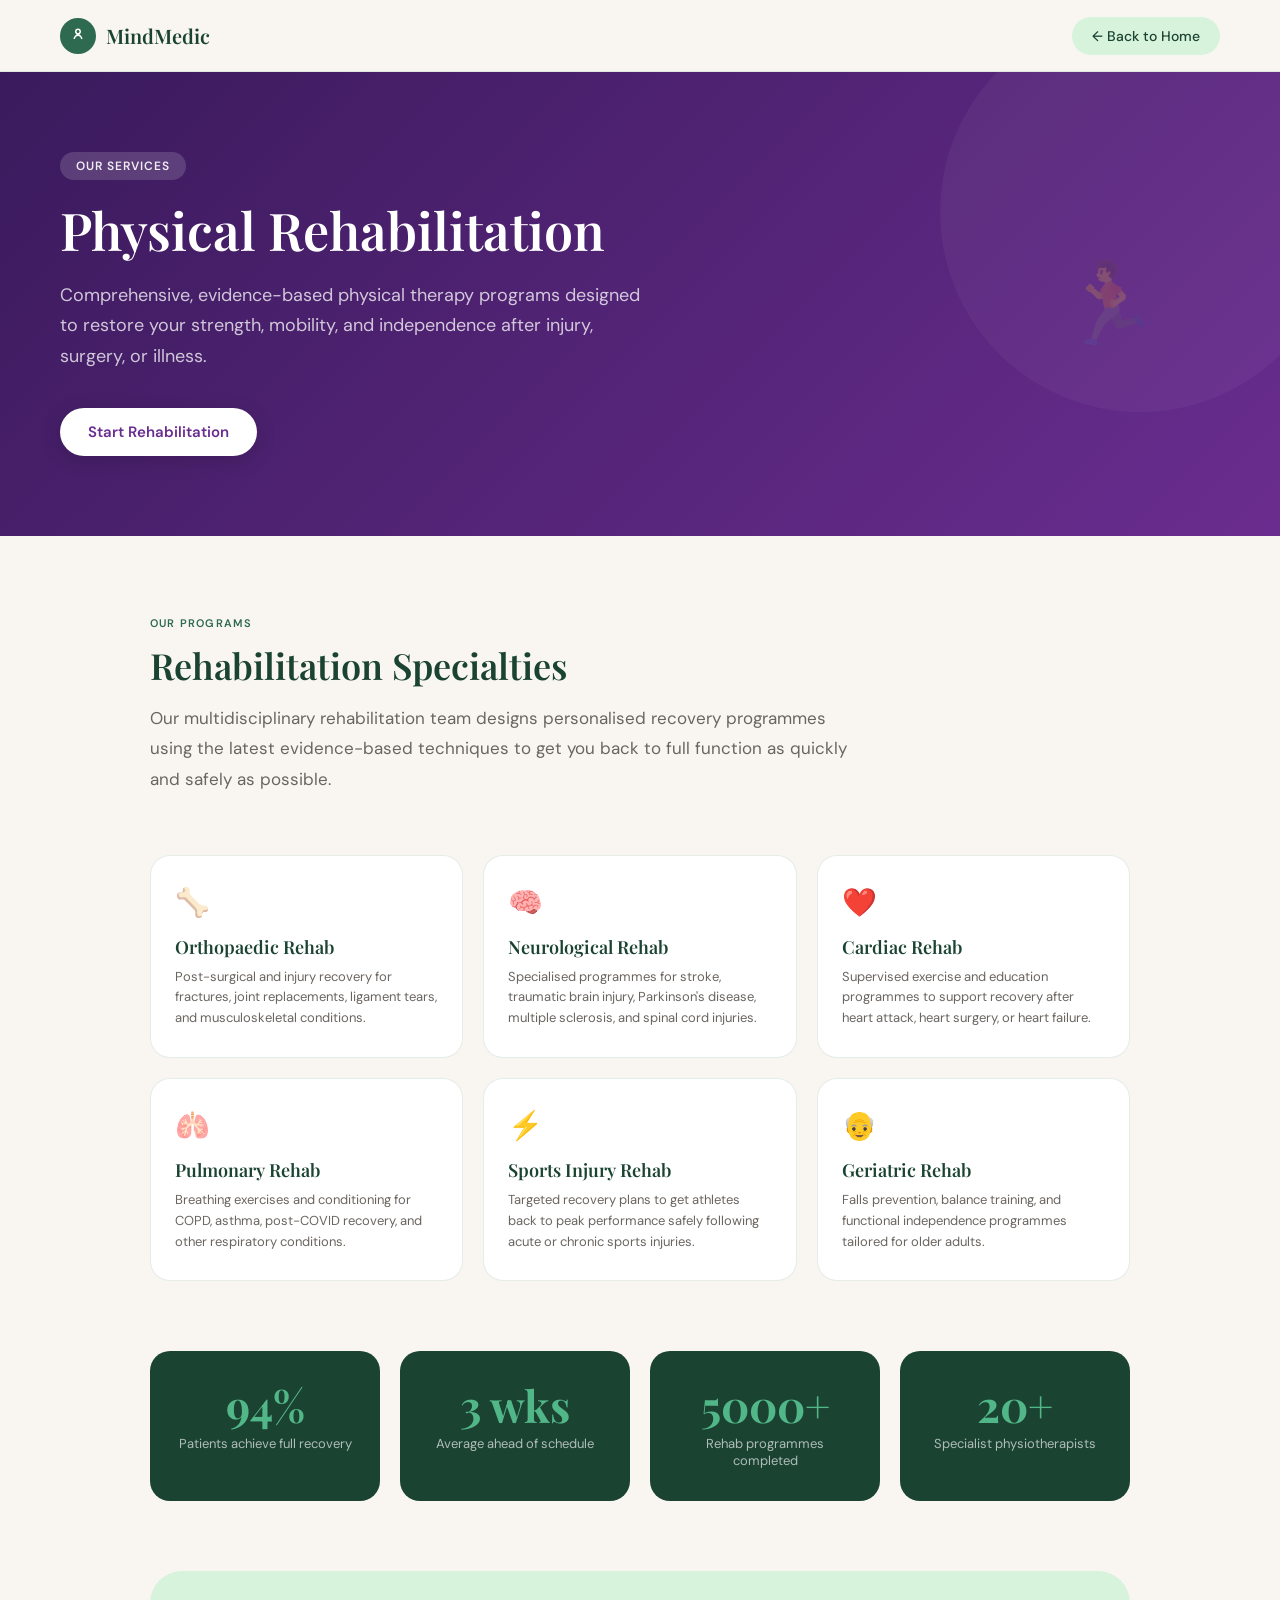
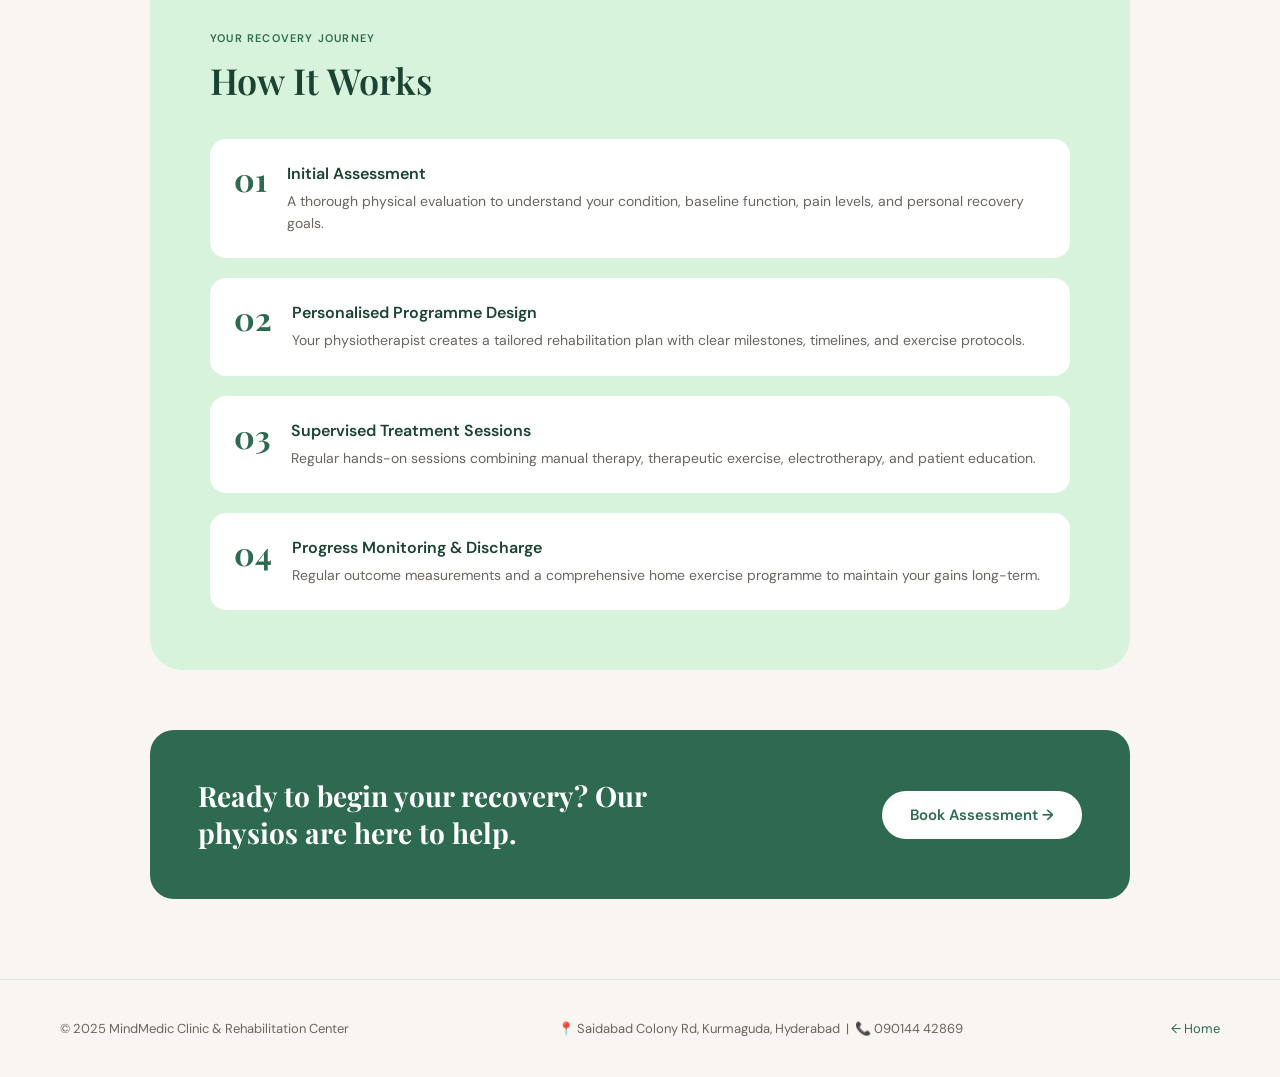
<file: rehabilitation.html>
<!DOCTYPE html>
<html lang="en">
<head>
<meta charset="UTF-8"><meta name="viewport" content="width=device-width, initial-scale=1.0">
<title>Physical Rehabilitation — MindMedic</title>
<link href="https://fonts.googleapis.com/css2?family=Playfair+Display:wght@400;500;600;700&family=DM+Sans:wght@300;400;500;600&display=swap" rel="stylesheet">
<style>
*,*::before,*::after{box-sizing:border-box;margin:0;padding:0}
:root{--green:#2D6A4F;--green-light:#52B788;--green-pale:#D8F3DC;--green-dark:#1B4332;--cream:#F9F6F1;--white:#FFFFFF;--text:#1A1A1A;--text-muted:#6B6560;--border:rgba(45,106,79,0.12);--shadow:0 8px 40px rgba(27,67,50,0.10)}
html{scroll-behavior:smooth}body{font-family:'DM Sans',sans-serif;background:var(--cream);color:var(--text)}
nav{position:sticky;top:0;z-index:100;display:flex;align-items:center;justify-content:space-between;padding:0 60px;height:72px;background:rgba(249,246,241,0.97);backdrop-filter:blur(12px);border-bottom:1px solid var(--border)}
.logo{display:flex;align-items:center;gap:10px;text-decoration:none;color:var(--green-dark)}.logo-icon{width:36px;height:36px;background:var(--green);border-radius:50%;display:flex;align-items:center;justify-content:center}.logo-icon svg{width:18px;height:18px;fill:#fff}.logo-text{font-family:'Playfair Display',serif;font-size:20px;font-weight:600}
.back-btn{display:inline-flex;align-items:center;gap:8px;background:var(--green-pale);color:var(--green-dark);padding:10px 20px;border-radius:100px;font-size:14px;font-weight:500;text-decoration:none;transition:all 0.2s}.back-btn:hover{background:var(--green);color:#fff}
.hero{background:linear-gradient(135deg,#3a1a5c 0%,#6a2d8f 100%);color:#fff;padding:80px 60px;position:relative;overflow:hidden}
.hero::before{content:'';position:absolute;right:-60px;top:-60px;width:400px;height:400px;background:rgba(255,255,255,0.04);border-radius:50%}
.hero-tag{display:inline-block;background:rgba(255,255,255,0.15);color:rgba(255,255,255,0.9);font-size:12px;font-weight:600;letter-spacing:1px;text-transform:uppercase;padding:6px 16px;border-radius:100px;margin-bottom:20px}
.hero h1{font-family:'Playfair Display',serif;font-size:52px;font-weight:600;line-height:1.15;margin-bottom:20px}
.hero p{font-size:18px;line-height:1.7;color:rgba(255,255,255,0.75);max-width:600px;margin-bottom:36px}
.hero-icon{font-size:80px;position:absolute;right:120px;top:50%;transform:translateY(-50%);opacity:0.2}
.btn-white{background:#fff;color:#6a2d8f;border:none;padding:14px 28px;border-radius:100px;font-family:'DM Sans',sans-serif;font-size:15px;font-weight:600;cursor:pointer;text-decoration:none;display:inline-block;transition:transform 0.15s;box-shadow:0 4px 20px rgba(0,0,0,0.15)}.btn-white:hover{transform:translateY(-2px)}
main{max-width:1100px;margin:0 auto;padding:80px 60px}
.section-tag{font-size:11px;font-weight:600;letter-spacing:1.2px;text-transform:uppercase;color:var(--green);margin-bottom:14px;display:block}
.section-heading{font-family:'Playfair Display',serif;font-size:36px;font-weight:600;color:var(--green-dark);margin-bottom:16px;line-height:1.2}
.intro-text{font-size:17px;line-height:1.8;color:var(--text-muted);margin-bottom:60px;max-width:720px}
.programs-grid{display:grid;grid-template-columns:repeat(3,1fr);gap:20px;margin-bottom:70px}
.prog-card{background:var(--white);border-radius:20px;padding:28px 24px;border:1px solid var(--border);transition:transform 0.2s,box-shadow 0.2s}.prog-card:hover{transform:translateY(-4px);box-shadow:var(--shadow)}
.prog-icon{font-size:28px;margin-bottom:14px}.prog-name{font-family:'Playfair Display',serif;font-size:18px;font-weight:600;color:var(--green-dark);margin-bottom:8px}.prog-desc{font-size:13px;color:var(--text-muted);line-height:1.6}
.stats-row{display:grid;grid-template-columns:repeat(4,1fr);gap:20px;margin-bottom:70px}
.stat-card{background:var(--green-dark);border-radius:20px;padding:32px 24px;text-align:center;color:#fff}
.stat-num{font-family:'Playfair Display',serif;font-size:44px;font-weight:700;color:var(--green-light);line-height:1;margin-bottom:8px}
.stat-label{font-size:13px;color:rgba(255,255,255,0.65)}
.steps-section{background:var(--green-pale);border-radius:32px;padding:60px;margin-bottom:60px}
.steps-section .section-heading{color:var(--green-dark)}
.steps{display:flex;flex-direction:column;gap:20px;margin-top:36px}
.step{display:flex;gap:20px;align-items:flex-start;background:#fff;border-radius:16px;padding:24px}
.step-num{font-family:'Playfair Display',serif;font-size:32px;font-weight:700;color:var(--green);flex-shrink:0;line-height:1}
.step-title{font-weight:600;font-size:16px;color:var(--green-dark);margin-bottom:6px}
.step-desc{font-size:14px;color:var(--text-muted);line-height:1.6}
.cta-bar{background:var(--green);border-radius:24px;padding:48px;display:flex;align-items:center;justify-content:space-between;gap:40px;flex-wrap:wrap}
.cta-bar h3{font-family:'Playfair Display',serif;font-size:28px;color:#fff;max-width:500px;line-height:1.3}
.btn-cta{background:#fff;color:var(--green);border:none;padding:14px 28px;border-radius:100px;font-family:'DM Sans',sans-serif;font-size:15px;font-weight:600;cursor:pointer;text-decoration:none;display:inline-block;white-space:nowrap;transition:transform 0.15s}.btn-cta:hover{transform:translateY(-2px)}
footer{padding:40px 60px;border-top:1px solid var(--border);display:flex;justify-content:space-between;align-items:center;font-size:13px;color:var(--text-muted)}footer a{color:var(--green);text-decoration:none}
</style>
</head>
<body>
<nav>
  <a href="mindmedic.html" class="logo"><div class="logo-icon"><svg viewBox="0 0 24 24"><path d="M12 2C9.76 2 8 3.76 8 6c0 1.68.94 3.14 2.32 3.88C7.84 11.04 6 13.35 6 16h2c0-2.21 1.79-4 4-4s4 1.79 4 4h2c0-2.65-1.84-4.96-4.32-6.12C15.06 9.14 16 7.68 16 6c0-2.24-1.76-4-4-4zm0 2c1.1 0 2 .9 2 2s-.9 2-2 2-2-.9-2-2 .9-2 2-2z"/></svg></div><span class="logo-text">MindMedic</span></a>
  <a href="mindmedic.html" class="back-btn">← Back to Home</a>
</nav>
<div class="hero">
  <div class="hero-tag">Our Services</div>
  <h1>Physical Rehabilitation</h1>
  <p>Comprehensive, evidence-based physical therapy programs designed to restore your strength, mobility, and independence after injury, surgery, or illness.</p>
  <a href="mindmedic.html#contact" class="btn-white">Start Rehabilitation</a>
  <div class="hero-icon">🏃</div>
</div>
<main>
  <span class="section-tag">Our Programs</span>
  <h2 class="section-heading">Rehabilitation Specialties</h2>
  <p class="intro-text">Our multidisciplinary rehabilitation team designs personalised recovery programmes using the latest evidence-based techniques to get you back to full function as quickly and safely as possible.</p>
  <div class="programs-grid">
    <div class="prog-card"><div class="prog-icon">🦴</div><div class="prog-name">Orthopaedic Rehab</div><p class="prog-desc">Post-surgical and injury recovery for fractures, joint replacements, ligament tears, and musculoskeletal conditions.</p></div>
    <div class="prog-card"><div class="prog-icon">🧠</div><div class="prog-name">Neurological Rehab</div><p class="prog-desc">Specialised programmes for stroke, traumatic brain injury, Parkinson's disease, multiple sclerosis, and spinal cord injuries.</p></div>
    <div class="prog-card"><div class="prog-icon">❤️</div><div class="prog-name">Cardiac Rehab</div><p class="prog-desc">Supervised exercise and education programmes to support recovery after heart attack, heart surgery, or heart failure.</p></div>
    <div class="prog-card"><div class="prog-icon">🫁</div><div class="prog-name">Pulmonary Rehab</div><p class="prog-desc">Breathing exercises and conditioning for COPD, asthma, post-COVID recovery, and other respiratory conditions.</p></div>
    <div class="prog-card"><div class="prog-icon">⚡</div><div class="prog-name">Sports Injury Rehab</div><p class="prog-desc">Targeted recovery plans to get athletes back to peak performance safely following acute or chronic sports injuries.</p></div>
    <div class="prog-card"><div class="prog-icon">👴</div><div class="prog-name">Geriatric Rehab</div><p class="prog-desc">Falls prevention, balance training, and functional independence programmes tailored for older adults.</p></div>
  </div>
  <div class="stats-row">
    <div class="stat-card"><div class="stat-num">94%</div><div class="stat-label">Patients achieve full recovery</div></div>
    <div class="stat-card"><div class="stat-num">3 wks</div><div class="stat-label">Average ahead of schedule</div></div>
    <div class="stat-card"><div class="stat-num">5000+</div><div class="stat-label">Rehab programmes completed</div></div>
    <div class="stat-card"><div class="stat-num">20+</div><div class="stat-label">Specialist physiotherapists</div></div>
  </div>
  <div class="steps-section">
    <span class="section-tag">Your Recovery Journey</span>
    <h2 class="section-heading">How It Works</h2>
    <div class="steps">
      <div class="step"><div class="step-num">01</div><div><div class="step-title">Initial Assessment</div><div class="step-desc">A thorough physical evaluation to understand your condition, baseline function, pain levels, and personal recovery goals.</div></div></div>
      <div class="step"><div class="step-num">02</div><div><div class="step-title">Personalised Programme Design</div><div class="step-desc">Your physiotherapist creates a tailored rehabilitation plan with clear milestones, timelines, and exercise protocols.</div></div></div>
      <div class="step"><div class="step-num">03</div><div><div class="step-title">Supervised Treatment Sessions</div><div class="step-desc">Regular hands-on sessions combining manual therapy, therapeutic exercise, electrotherapy, and patient education.</div></div></div>
      <div class="step"><div class="step-num">04</div><div><div class="step-title">Progress Monitoring & Discharge</div><div class="step-desc">Regular outcome measurements and a comprehensive home exercise programme to maintain your gains long-term.</div></div></div>
    </div>
  </div>
  <div class="cta-bar"><h3>Ready to begin your recovery? Our physios are here to help.</h3><a href="mindmedic.html#contact" class="btn-cta">Book Assessment →</a></div>
</main>
<footer><span>© 2025 MindMedic Clinic & Rehabilitation Center</span><span>📍 Saidabad Colony Rd, Kurmaguda, Hyderabad &nbsp;|&nbsp; 📞 090144 42869</span><a href="mindmedic.html">← Home</a></footer>
</body></html>
</file>
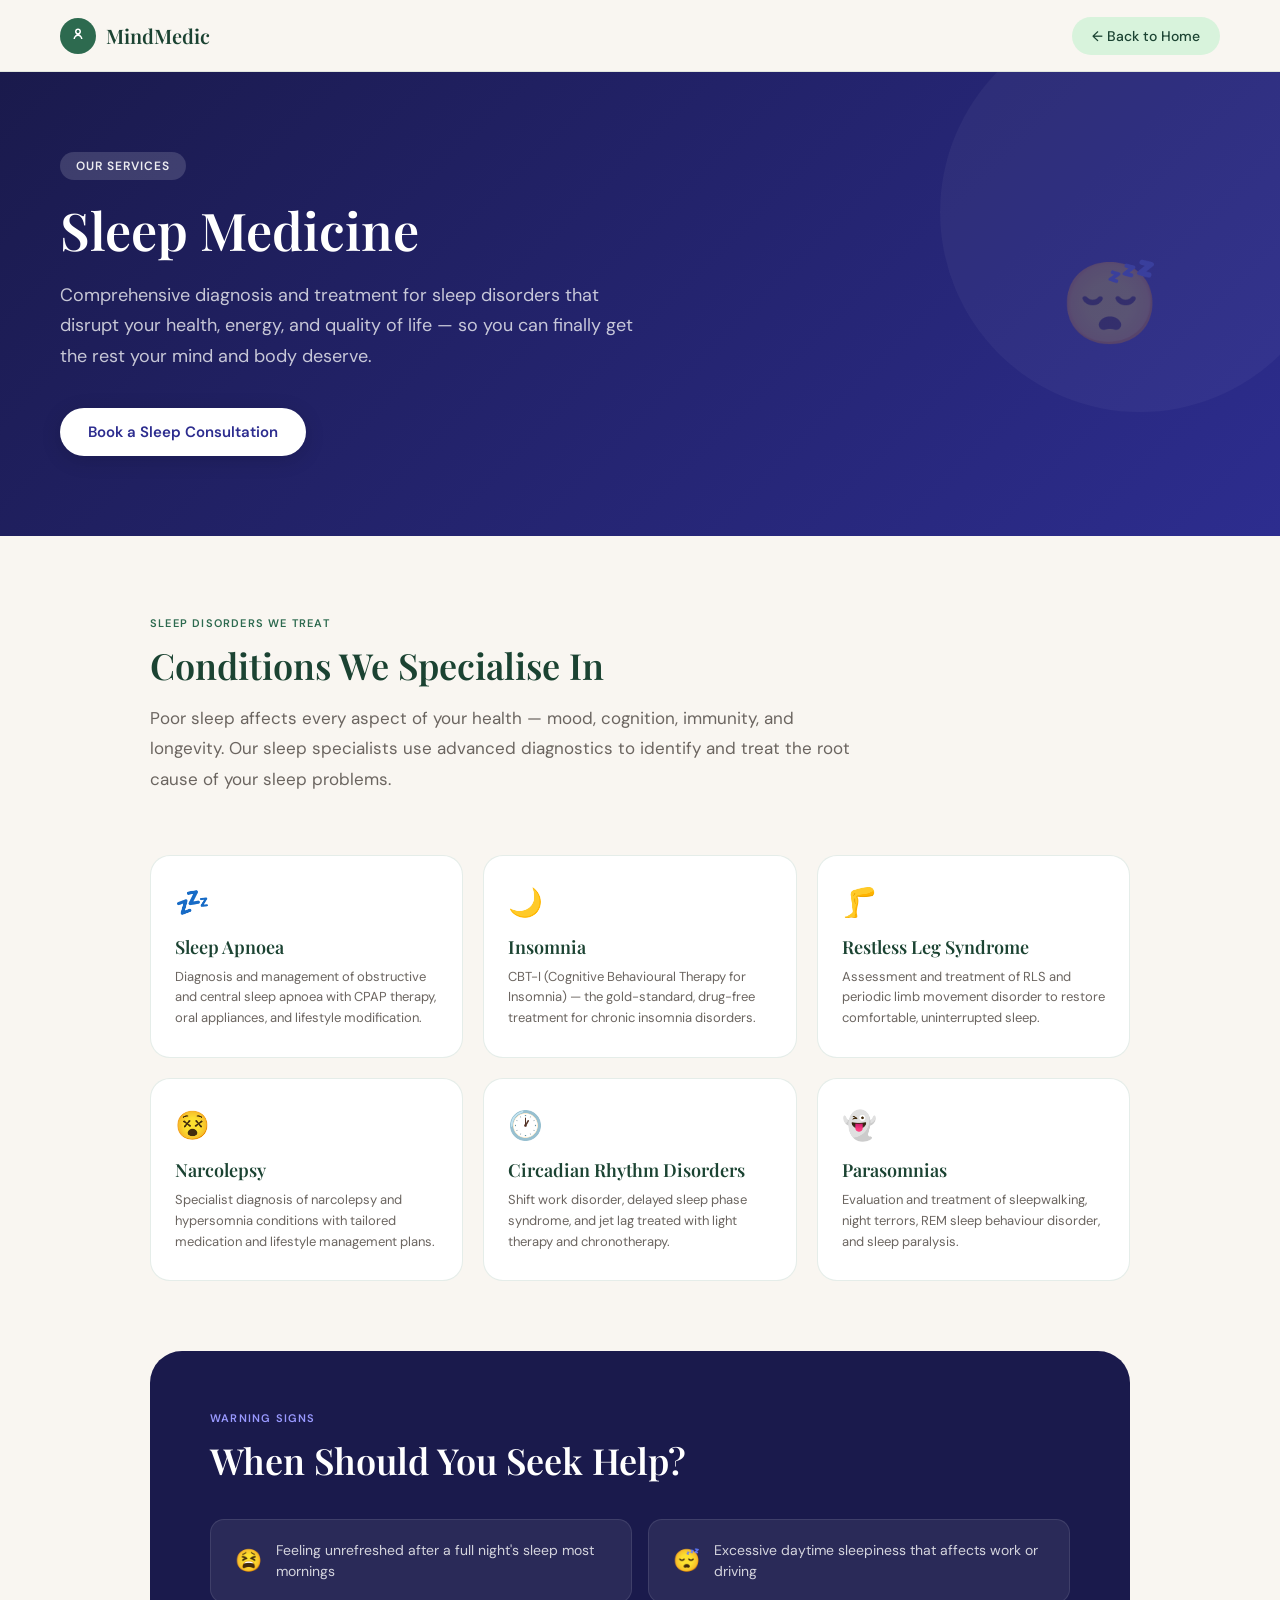
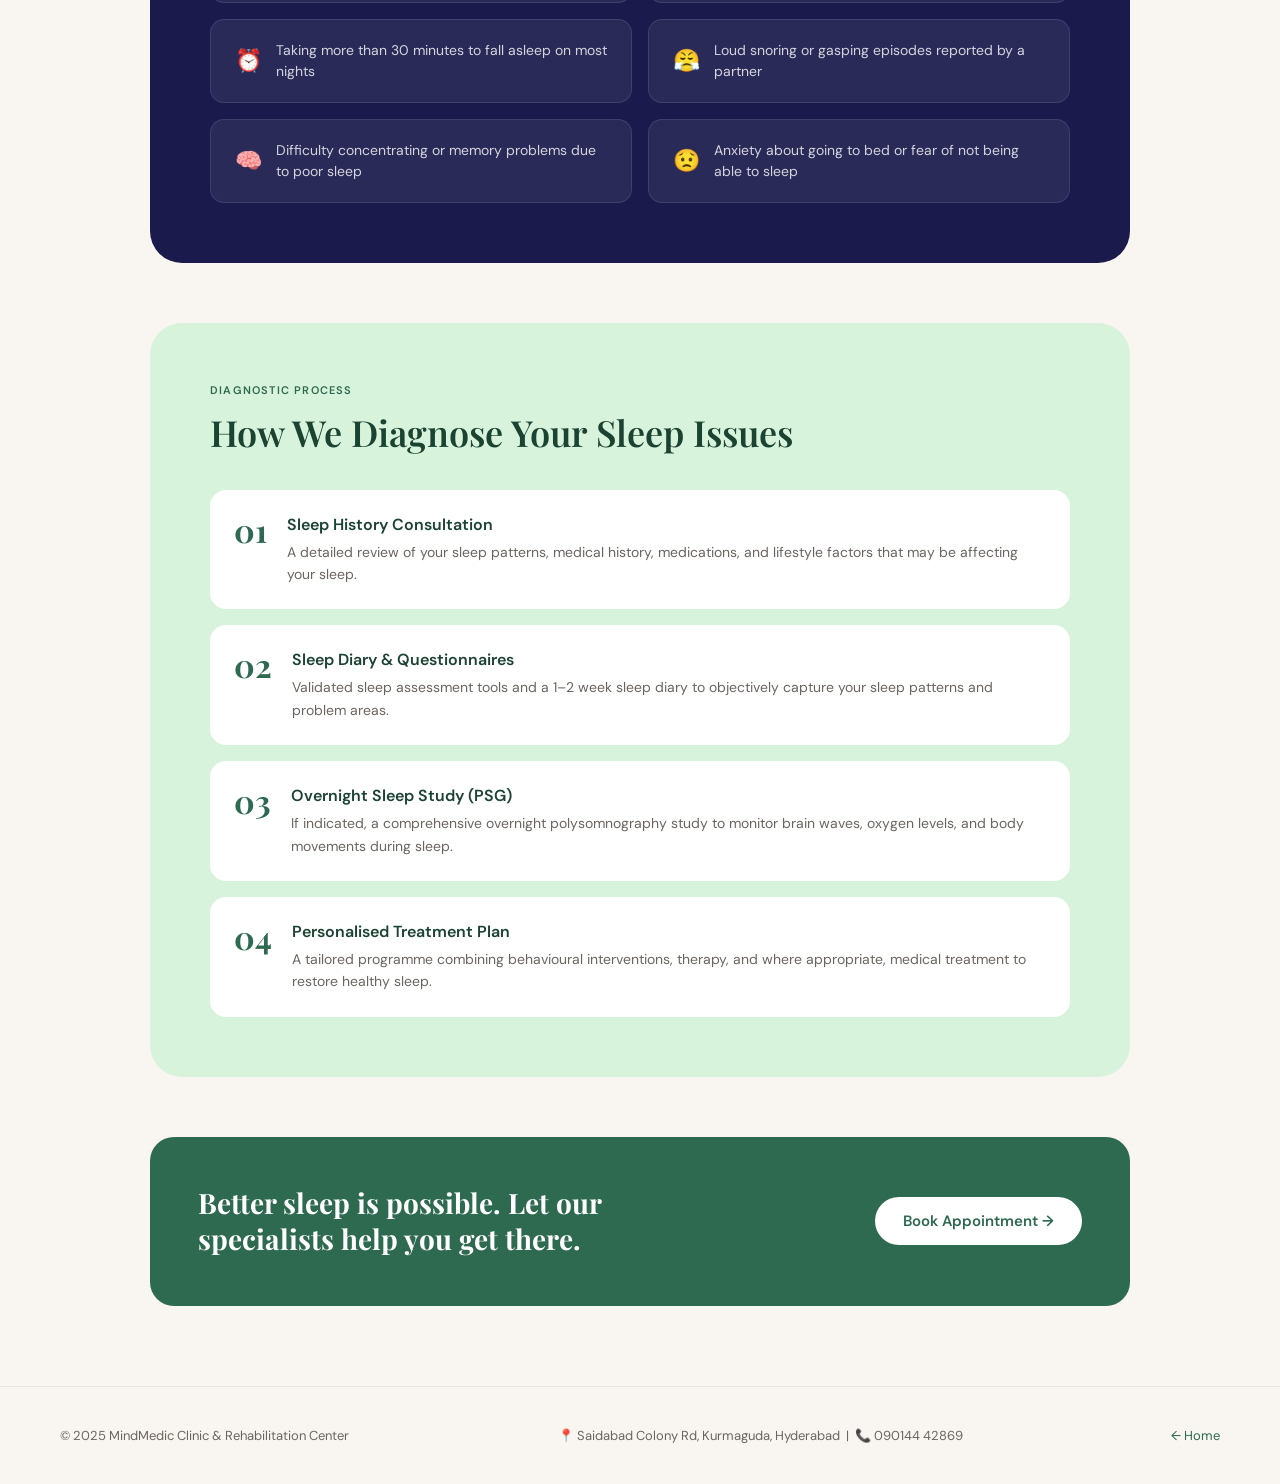
<file: sleep.html>
<!DOCTYPE html>
<html lang="en">
<head>
<meta charset="UTF-8"><meta name="viewport" content="width=device-width, initial-scale=1.0">
<title>Sleep Medicine — MindMedic</title>
<link href="https://fonts.googleapis.com/css2?family=Playfair+Display:wght@400;500;600;700&family=DM+Sans:wght@300;400;500;600&display=swap" rel="stylesheet">
<style>
*,*::before,*::after{box-sizing:border-box;margin:0;padding:0}
:root{--green:#2D6A4F;--green-light:#52B788;--green-pale:#D8F3DC;--green-dark:#1B4332;--cream:#F9F6F1;--white:#FFFFFF;--text:#1A1A1A;--text-muted:#6B6560;--border:rgba(45,106,79,0.12);--shadow:0 8px 40px rgba(27,67,50,0.10)}
html{scroll-behavior:smooth}body{font-family:'DM Sans',sans-serif;background:var(--cream);color:var(--text)}
nav{position:sticky;top:0;z-index:100;display:flex;align-items:center;justify-content:space-between;padding:0 60px;height:72px;background:rgba(249,246,241,0.97);backdrop-filter:blur(12px);border-bottom:1px solid var(--border)}
.logo{display:flex;align-items:center;gap:10px;text-decoration:none;color:var(--green-dark)}.logo-icon{width:36px;height:36px;background:var(--green);border-radius:50%;display:flex;align-items:center;justify-content:center}.logo-icon svg{width:18px;height:18px;fill:#fff}.logo-text{font-family:'Playfair Display',serif;font-size:20px;font-weight:600}
.back-btn{display:inline-flex;align-items:center;gap:8px;background:var(--green-pale);color:var(--green-dark);padding:10px 20px;border-radius:100px;font-size:14px;font-weight:500;text-decoration:none;transition:all 0.2s}.back-btn:hover{background:var(--green);color:#fff}
.hero{background:linear-gradient(135deg,#1a1a4c 0%,#2d2d8f 100%);color:#fff;padding:80px 60px;position:relative;overflow:hidden}
.hero::before{content:'';position:absolute;right:-60px;top:-60px;width:400px;height:400px;background:rgba(255,255,255,0.04);border-radius:50%}
.hero-tag{display:inline-block;background:rgba(255,255,255,0.15);color:rgba(255,255,255,0.9);font-size:12px;font-weight:600;letter-spacing:1px;text-transform:uppercase;padding:6px 16px;border-radius:100px;margin-bottom:20px}
.hero h1{font-family:'Playfair Display',serif;font-size:52px;font-weight:600;line-height:1.15;margin-bottom:20px}
.hero p{font-size:18px;line-height:1.7;color:rgba(255,255,255,0.75);max-width:600px;margin-bottom:36px}
.hero-icon{font-size:80px;position:absolute;right:120px;top:50%;transform:translateY(-50%);opacity:0.2}
.btn-white{background:#fff;color:#2d2d8f;border:none;padding:14px 28px;border-radius:100px;font-family:'DM Sans',sans-serif;font-size:15px;font-weight:600;cursor:pointer;text-decoration:none;display:inline-block;transition:transform 0.15s;box-shadow:0 4px 20px rgba(0,0,0,0.15)}.btn-white:hover{transform:translateY(-2px)}
main{max-width:1100px;margin:0 auto;padding:80px 60px}
.section-tag{font-size:11px;font-weight:600;letter-spacing:1.2px;text-transform:uppercase;color:var(--green);margin-bottom:14px;display:block}
.section-heading{font-family:'Playfair Display',serif;font-size:36px;font-weight:600;color:var(--green-dark);margin-bottom:16px;line-height:1.2}
.intro-text{font-size:17px;line-height:1.8;color:var(--text-muted);margin-bottom:60px;max-width:720px}
.conditions-grid{display:grid;grid-template-columns:repeat(3,1fr);gap:20px;margin-bottom:70px}
.cond-card{background:var(--white);border-radius:20px;padding:28px 24px;border:1px solid var(--border);transition:transform 0.2s,box-shadow 0.2s}.cond-card:hover{transform:translateY(-4px);box-shadow:var(--shadow)}
.cond-icon{font-size:28px;margin-bottom:14px}.cond-name{font-family:'Playfair Display',serif;font-size:18px;font-weight:600;color:var(--green-dark);margin-bottom:8px}.cond-desc{font-size:13px;color:var(--text-muted);line-height:1.6}
.symptoms-section{background:#1a1a4c;border-radius:32px;padding:60px;color:#fff;margin-bottom:60px}
.symptoms-section .section-tag{color:#9999ff}
.symptoms-section .section-heading{color:#fff}
.symptoms-grid{display:grid;grid-template-columns:repeat(2,1fr);gap:16px;margin-top:36px}
.symptom{background:rgba(255,255,255,0.07);border-radius:14px;padding:20px 24px;border:1px solid rgba(255,255,255,0.1);display:flex;align-items:center;gap:14px}
.symptom-icon{font-size:22px;flex-shrink:0}
.symptom-text{font-size:14px;color:rgba(255,255,255,0.8);line-height:1.5}
.process-section{background:var(--green-pale);border-radius:32px;padding:60px;margin-bottom:60px}
.process-section .section-heading{color:var(--green-dark)}
.process-steps{display:flex;flex-direction:column;gap:16px;margin-top:36px}
.proc-step{background:var(--white);border-radius:16px;padding:24px;display:flex;gap:20px;align-items:flex-start}
.proc-num{font-family:'Playfair Display',serif;font-size:32px;font-weight:700;color:var(--green);flex-shrink:0;line-height:1}
.proc-title{font-weight:600;font-size:16px;color:var(--green-dark);margin-bottom:6px}
.proc-desc{font-size:14px;color:var(--text-muted);line-height:1.6}
.cta-bar{background:var(--green);border-radius:24px;padding:48px;display:flex;align-items:center;justify-content:space-between;gap:40px;flex-wrap:wrap}
.cta-bar h3{font-family:'Playfair Display',serif;font-size:28px;color:#fff;max-width:500px;line-height:1.3}
.btn-cta{background:#fff;color:var(--green);border:none;padding:14px 28px;border-radius:100px;font-family:'DM Sans',sans-serif;font-size:15px;font-weight:600;cursor:pointer;text-decoration:none;display:inline-block;white-space:nowrap;transition:transform 0.15s}.btn-cta:hover{transform:translateY(-2px)}
footer{padding:40px 60px;border-top:1px solid var(--border);display:flex;justify-content:space-between;align-items:center;font-size:13px;color:var(--text-muted)}footer a{color:var(--green);text-decoration:none}
</style>
</head>
<body>
<nav>
  <a href="mindmedic.html" class="logo"><div class="logo-icon"><svg viewBox="0 0 24 24"><path d="M12 2C9.76 2 8 3.76 8 6c0 1.68.94 3.14 2.32 3.88C7.84 11.04 6 13.35 6 16h2c0-2.21 1.79-4 4-4s4 1.79 4 4h2c0-2.65-1.84-4.96-4.32-6.12C15.06 9.14 16 7.68 16 6c0-2.24-1.76-4-4-4zm0 2c1.1 0 2 .9 2 2s-.9 2-2 2-2-.9-2-2 .9-2 2-2z"/></svg></div><span class="logo-text">MindMedic</span></a>
  <a href="mindmedic.html" class="back-btn">← Back to Home</a>
</nav>
<div class="hero">
  <div class="hero-tag">Our Services</div>
  <h1>Sleep Medicine</h1>
  <p>Comprehensive diagnosis and treatment for sleep disorders that disrupt your health, energy, and quality of life — so you can finally get the rest your mind and body deserve.</p>
  <a href="mindmedic.html#contact" class="btn-white">Book a Sleep Consultation</a>
  <div class="hero-icon">😴</div>
</div>
<main>
  <span class="section-tag">Sleep Disorders We Treat</span>
  <h2 class="section-heading">Conditions We Specialise In</h2>
  <p class="intro-text">Poor sleep affects every aspect of your health — mood, cognition, immunity, and longevity. Our sleep specialists use advanced diagnostics to identify and treat the root cause of your sleep problems.</p>
  <div class="conditions-grid">
    <div class="cond-card"><div class="cond-icon">💤</div><div class="cond-name">Sleep Apnoea</div><p class="cond-desc">Diagnosis and management of obstructive and central sleep apnoea with CPAP therapy, oral appliances, and lifestyle modification.</p></div>
    <div class="cond-card"><div class="cond-icon">🌙</div><div class="cond-name">Insomnia</div><p class="cond-desc">CBT-I (Cognitive Behavioural Therapy for Insomnia) — the gold-standard, drug-free treatment for chronic insomnia disorders.</p></div>
    <div class="cond-card"><div class="cond-icon">🦵</div><div class="cond-name">Restless Leg Syndrome</div><p class="cond-desc">Assessment and treatment of RLS and periodic limb movement disorder to restore comfortable, uninterrupted sleep.</p></div>
    <div class="cond-card"><div class="cond-icon">😵</div><div class="cond-name">Narcolepsy</div><p class="cond-desc">Specialist diagnosis of narcolepsy and hypersomnia conditions with tailored medication and lifestyle management plans.</p></div>
    <div class="cond-card"><div class="cond-icon">🕐</div><div class="cond-name">Circadian Rhythm Disorders</div><p class="cond-desc">Shift work disorder, delayed sleep phase syndrome, and jet lag treated with light therapy and chronotherapy.</p></div>
    <div class="cond-card"><div class="cond-icon">👻</div><div class="cond-name">Parasomnias</div><p class="cond-desc">Evaluation and treatment of sleepwalking, night terrors, REM sleep behaviour disorder, and sleep paralysis.</p></div>
  </div>
  <div class="symptoms-section">
    <span class="section-tag">Warning Signs</span>
    <h2 class="section-heading">When Should You Seek Help?</h2>
    <div class="symptoms-grid">
      <div class="symptom"><div class="symptom-icon">😫</div><div class="symptom-text">Feeling unrefreshed after a full night's sleep most mornings</div></div>
      <div class="symptom"><div class="symptom-icon">😴</div><div class="symptom-text">Excessive daytime sleepiness that affects work or driving</div></div>
      <div class="symptom"><div class="symptom-icon">⏰</div><div class="symptom-text">Taking more than 30 minutes to fall asleep on most nights</div></div>
      <div class="symptom"><div class="symptom-icon">😤</div><div class="symptom-text">Loud snoring or gasping episodes reported by a partner</div></div>
      <div class="symptom"><div class="symptom-icon">🧠</div><div class="symptom-text">Difficulty concentrating or memory problems due to poor sleep</div></div>
      <div class="symptom"><div class="symptom-icon">😟</div><div class="symptom-text">Anxiety about going to bed or fear of not being able to sleep</div></div>
    </div>
  </div>
  <div class="process-section">
    <span class="section-tag">Diagnostic Process</span>
    <h2 class="section-heading">How We Diagnose Your Sleep Issues</h2>
    <div class="process-steps">
      <div class="proc-step"><div class="proc-num">01</div><div><div class="proc-title">Sleep History Consultation</div><div class="proc-desc">A detailed review of your sleep patterns, medical history, medications, and lifestyle factors that may be affecting your sleep.</div></div></div>
      <div class="proc-step"><div class="proc-num">02</div><div><div class="proc-title">Sleep Diary & Questionnaires</div><div class="proc-desc">Validated sleep assessment tools and a 1–2 week sleep diary to objectively capture your sleep patterns and problem areas.</div></div></div>
      <div class="proc-step"><div class="proc-num">03</div><div><div class="proc-title">Overnight Sleep Study (PSG)</div><div class="proc-desc">If indicated, a comprehensive overnight polysomnography study to monitor brain waves, oxygen levels, and body movements during sleep.</div></div></div>
      <div class="proc-step"><div class="proc-num">04</div><div><div class="proc-title">Personalised Treatment Plan</div><div class="proc-desc">A tailored programme combining behavioural interventions, therapy, and where appropriate, medical treatment to restore healthy sleep.</div></div></div>
    </div>
  </div>
  <div class="cta-bar"><h3>Better sleep is possible. Let our specialists help you get there.</h3><a href="mindmedic.html#contact" class="btn-cta">Book Appointment →</a></div>
</main>
<footer><span>© 2025 MindMedic Clinic & Rehabilitation Center</span><span>📍 Saidabad Colony Rd, Kurmaguda, Hyderabad &nbsp;|&nbsp; 📞 090144 42869</span><a href="mindmedic.html">← Home</a></footer>
</body></html>
</file>
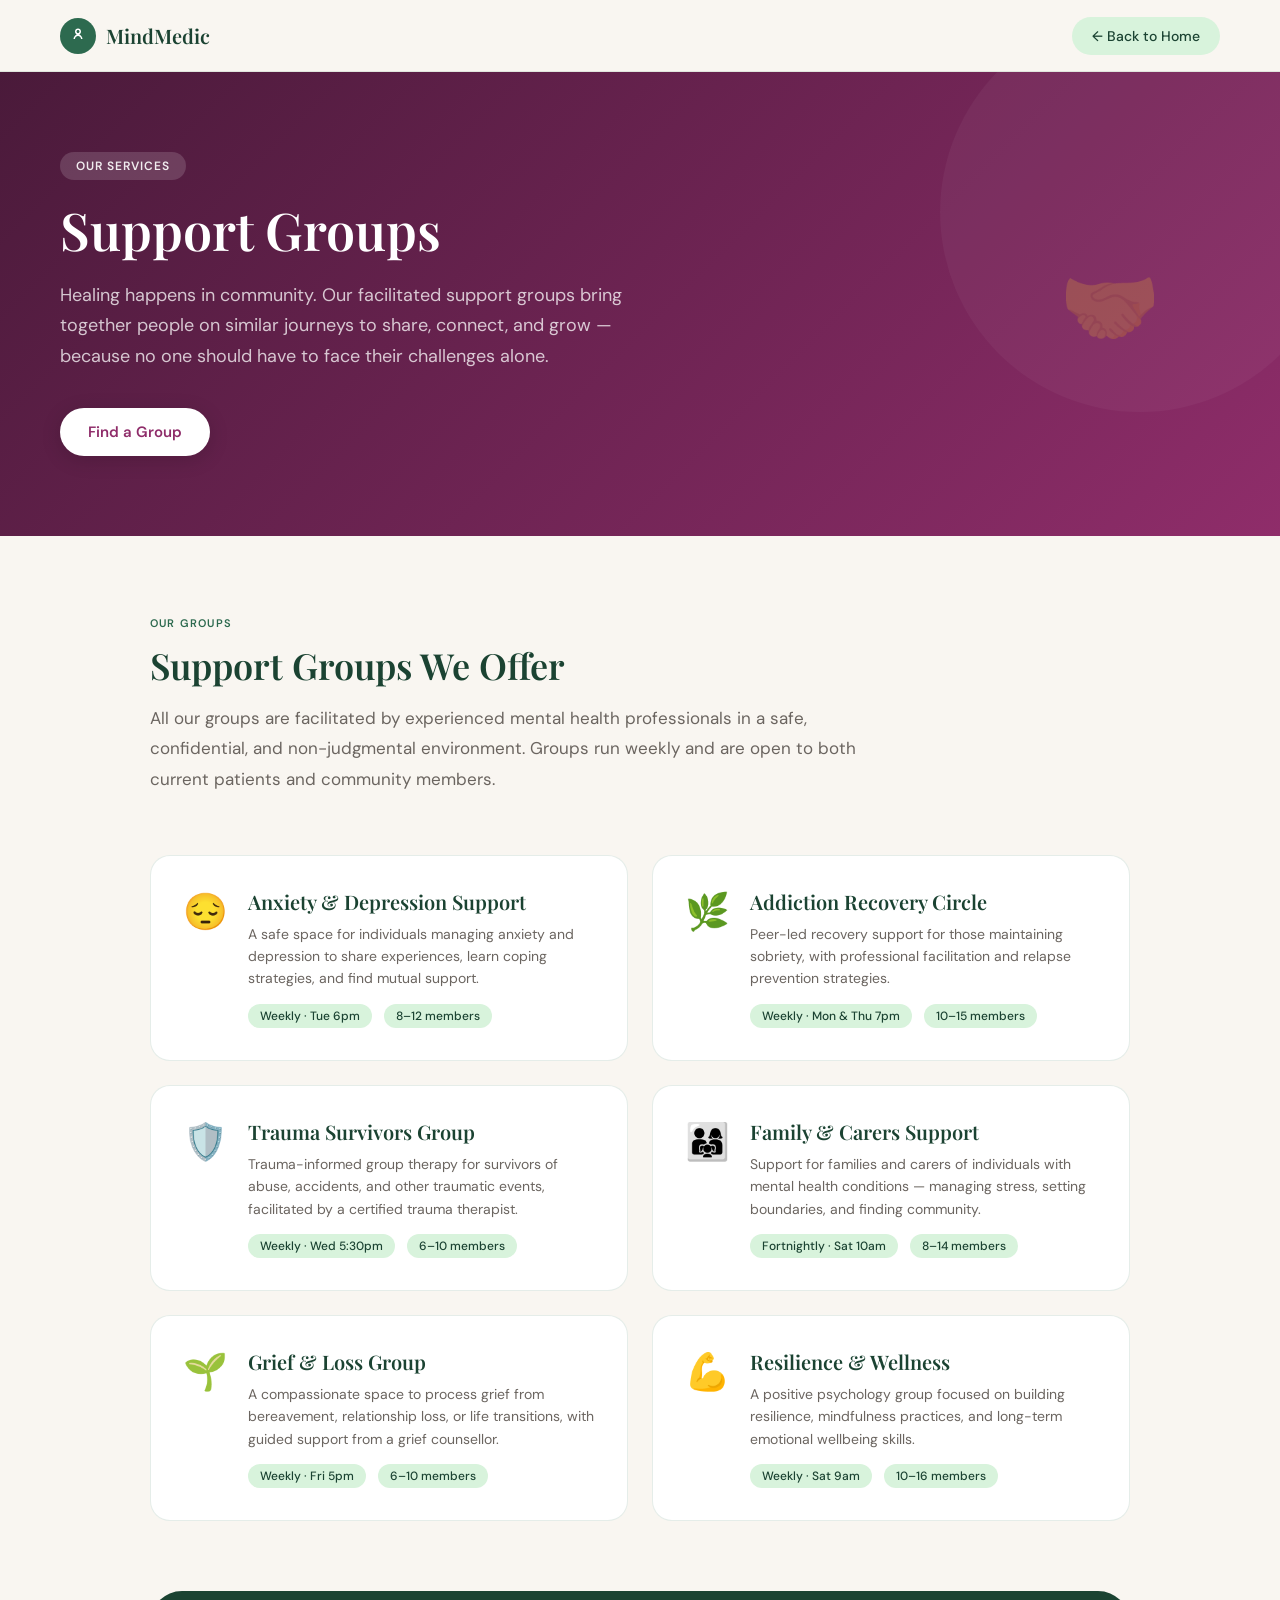
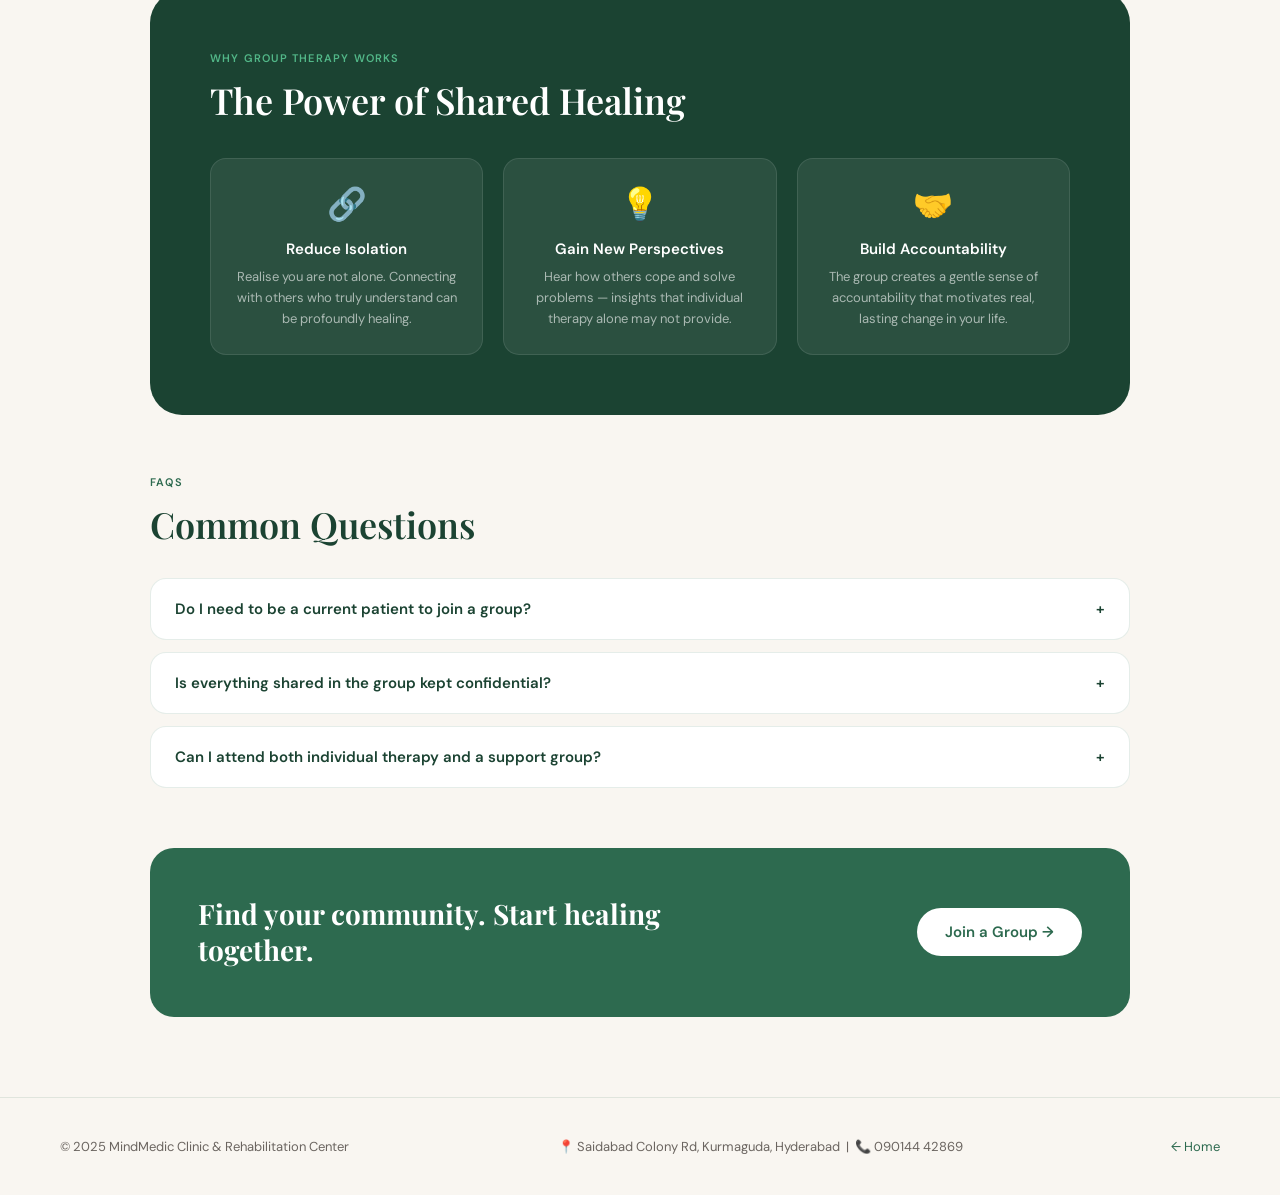
<file: support-groups.html>
<!DOCTYPE html>
<html lang="en">
<head>
<meta charset="UTF-8"><meta name="viewport" content="width=device-width, initial-scale=1.0">
<title>Support Groups — MindMedic</title>
<link href="https://fonts.googleapis.com/css2?family=Playfair+Display:wght@400;500;600;700&family=DM+Sans:wght@300;400;500;600&display=swap" rel="stylesheet">
<style>
*,*::before,*::after{box-sizing:border-box;margin:0;padding:0}
:root{--green:#2D6A4F;--green-light:#52B788;--green-pale:#D8F3DC;--green-dark:#1B4332;--cream:#F9F6F1;--white:#FFFFFF;--text:#1A1A1A;--text-muted:#6B6560;--border:rgba(45,106,79,0.12);--shadow:0 8px 40px rgba(27,67,50,0.10)}
html{scroll-behavior:smooth}body{font-family:'DM Sans',sans-serif;background:var(--cream);color:var(--text)}
nav{position:sticky;top:0;z-index:100;display:flex;align-items:center;justify-content:space-between;padding:0 60px;height:72px;background:rgba(249,246,241,0.97);backdrop-filter:blur(12px);border-bottom:1px solid var(--border)}
.logo{display:flex;align-items:center;gap:10px;text-decoration:none;color:var(--green-dark)}.logo-icon{width:36px;height:36px;background:var(--green);border-radius:50%;display:flex;align-items:center;justify-content:center}.logo-icon svg{width:18px;height:18px;fill:#fff}.logo-text{font-family:'Playfair Display',serif;font-size:20px;font-weight:600}
.back-btn{display:inline-flex;align-items:center;gap:8px;background:var(--green-pale);color:var(--green-dark);padding:10px 20px;border-radius:100px;font-size:14px;font-weight:500;text-decoration:none;transition:all 0.2s}.back-btn:hover{background:var(--green);color:#fff}
.hero{background:linear-gradient(135deg,#4a1a3a 0%,#8f2d6a 100%);color:#fff;padding:80px 60px;position:relative;overflow:hidden}
.hero::before{content:'';position:absolute;right:-60px;top:-60px;width:400px;height:400px;background:rgba(255,255,255,0.04);border-radius:50%}
.hero-tag{display:inline-block;background:rgba(255,255,255,0.15);color:rgba(255,255,255,0.9);font-size:12px;font-weight:600;letter-spacing:1px;text-transform:uppercase;padding:6px 16px;border-radius:100px;margin-bottom:20px}
.hero h1{font-family:'Playfair Display',serif;font-size:52px;font-weight:600;line-height:1.15;margin-bottom:20px}
.hero p{font-size:18px;line-height:1.7;color:rgba(255,255,255,0.75);max-width:600px;margin-bottom:36px}
.hero-icon{font-size:80px;position:absolute;right:120px;top:50%;transform:translateY(-50%);opacity:0.2}
.btn-white{background:#fff;color:#8f2d6a;border:none;padding:14px 28px;border-radius:100px;font-family:'DM Sans',sans-serif;font-size:15px;font-weight:600;cursor:pointer;text-decoration:none;display:inline-block;transition:transform 0.15s;box-shadow:0 4px 20px rgba(0,0,0,0.15)}.btn-white:hover{transform:translateY(-2px)}
main{max-width:1100px;margin:0 auto;padding:80px 60px}
.section-tag{font-size:11px;font-weight:600;letter-spacing:1.2px;text-transform:uppercase;color:var(--green);margin-bottom:14px;display:block}
.section-heading{font-family:'Playfair Display',serif;font-size:36px;font-weight:600;color:var(--green-dark);margin-bottom:16px;line-height:1.2}
.intro-text{font-size:17px;line-height:1.8;color:var(--text-muted);margin-bottom:60px;max-width:720px}
.groups-grid{display:grid;grid-template-columns:repeat(2,1fr);gap:24px;margin-bottom:70px}
.group-card{background:var(--white);border-radius:20px;padding:32px;border:1px solid var(--border);transition:transform 0.2s,box-shadow 0.2s;display:flex;gap:20px;align-items:flex-start}.group-card:hover{transform:translateY(-4px);box-shadow:var(--shadow)}
.group-icon{font-size:36px;flex-shrink:0}
.group-name{font-family:'Playfair Display',serif;font-size:20px;font-weight:600;color:var(--green-dark);margin-bottom:8px}
.group-desc{font-size:14px;color:var(--text-muted);line-height:1.6;margin-bottom:14px}
.group-meta{display:flex;gap:12px;flex-wrap:wrap}
.meta-tag{background:var(--green-pale);color:var(--green-dark);font-size:12px;font-weight:500;padding:4px 12px;border-radius:100px}
.benefits-section{background:var(--green-dark);border-radius:32px;padding:60px;color:#fff;margin-bottom:60px}
.benefits-section .section-tag{color:var(--green-light)}.benefits-section .section-heading{color:#fff}
.benefits-grid{display:grid;grid-template-columns:repeat(3,1fr);gap:20px;margin-top:36px}
.benefit{background:rgba(255,255,255,0.07);border-radius:16px;padding:24px;border:1px solid rgba(255,255,255,0.1);text-align:center}
.benefit-icon{font-size:32px;margin-bottom:14px}.benefit-title{font-weight:600;font-size:15px;color:#fff;margin-bottom:8px}.benefit-desc{font-size:13px;color:rgba(255,255,255,0.6);line-height:1.6}
.faq-item{background:var(--white);border-radius:16px;border:1px solid var(--border);margin-bottom:12px;overflow:hidden}
.faq-q{padding:20px 24px;font-weight:600;font-size:15px;color:var(--green-dark);cursor:pointer;display:flex;justify-content:space-between;align-items:center;transition:background 0.2s}.faq-q:hover{background:var(--green-pale)}
.faq-a{padding:0 24px 20px;font-size:14px;color:var(--text-muted);line-height:1.7;display:none}.faq-a.open{display:block}
.cta-bar{background:var(--green);border-radius:24px;padding:48px;display:flex;align-items:center;justify-content:space-between;gap:40px;flex-wrap:wrap}
.cta-bar h3{font-family:'Playfair Display',serif;font-size:28px;color:#fff;max-width:500px;line-height:1.3}
.btn-cta{background:#fff;color:var(--green);border:none;padding:14px 28px;border-radius:100px;font-family:'DM Sans',sans-serif;font-size:15px;font-weight:600;cursor:pointer;text-decoration:none;display:inline-block;white-space:nowrap;transition:transform 0.15s}.btn-cta:hover{transform:translateY(-2px)}
footer{padding:40px 60px;border-top:1px solid var(--border);display:flex;justify-content:space-between;align-items:center;font-size:13px;color:var(--text-muted)}footer a{color:var(--green);text-decoration:none}
</style>
</head>
<body>
<nav>
  <a href="mindmedic.html" class="logo"><div class="logo-icon"><svg viewBox="0 0 24 24"><path d="M12 2C9.76 2 8 3.76 8 6c0 1.68.94 3.14 2.32 3.88C7.84 11.04 6 13.35 6 16h2c0-2.21 1.79-4 4-4s4 1.79 4 4h2c0-2.65-1.84-4.96-4.32-6.12C15.06 9.14 16 7.68 16 6c0-2.24-1.76-4-4-4zm0 2c1.1 0 2 .9 2 2s-.9 2-2 2-2-.9-2-2 .9-2 2-2z"/></svg></div><span class="logo-text">MindMedic</span></a>
  <a href="mindmedic.html" class="back-btn">← Back to Home</a>
</nav>
<div class="hero">
  <div class="hero-tag">Our Services</div>
  <h1>Support Groups</h1>
  <p>Healing happens in community. Our facilitated support groups bring together people on similar journeys to share, connect, and grow — because no one should have to face their challenges alone.</p>
  <a href="mindmedic.html#contact" class="btn-white">Find a Group</a>
  <div class="hero-icon">🤝</div>
</div>
<main>
  <span class="section-tag">Our Groups</span>
  <h2 class="section-heading">Support Groups We Offer</h2>
  <p class="intro-text">All our groups are facilitated by experienced mental health professionals in a safe, confidential, and non-judgmental environment. Groups run weekly and are open to both current patients and community members.</p>
  <div class="groups-grid">
    <div class="group-card"><div class="group-icon">😔</div><div><div class="group-name">Anxiety & Depression Support</div><p class="group-desc">A safe space for individuals managing anxiety and depression to share experiences, learn coping strategies, and find mutual support.</p><div class="group-meta"><span class="meta-tag">Weekly · Tue 6pm</span><span class="meta-tag">8–12 members</span></div></div></div>
    <div class="group-card"><div class="group-icon">🌿</div><div><div class="group-name">Addiction Recovery Circle</div><p class="group-desc">Peer-led recovery support for those maintaining sobriety, with professional facilitation and relapse prevention strategies.</p><div class="group-meta"><span class="meta-tag">Weekly · Mon & Thu 7pm</span><span class="meta-tag">10–15 members</span></div></div></div>
    <div class="group-card"><div class="group-icon">🛡️</div><div><div class="group-name">Trauma Survivors Group</div><p class="group-desc">Trauma-informed group therapy for survivors of abuse, accidents, and other traumatic events, facilitated by a certified trauma therapist.</p><div class="group-meta"><span class="meta-tag">Weekly · Wed 5:30pm</span><span class="meta-tag">6–10 members</span></div></div></div>
    <div class="group-card"><div class="group-icon">👨‍👩‍👧</div><div><div class="group-name">Family & Carers Support</div><p class="group-desc">Support for families and carers of individuals with mental health conditions — managing stress, setting boundaries, and finding community.</p><div class="group-meta"><span class="meta-tag">Fortnightly · Sat 10am</span><span class="meta-tag">8–14 members</span></div></div></div>
    <div class="group-card"><div class="group-icon">🌱</div><div><div class="group-name">Grief & Loss Group</div><p class="group-desc">A compassionate space to process grief from bereavement, relationship loss, or life transitions, with guided support from a grief counsellor.</p><div class="group-meta"><span class="meta-tag">Weekly · Fri 5pm</span><span class="meta-tag">6–10 members</span></div></div></div>
    <div class="group-card"><div class="group-icon">💪</div><div><div class="group-name">Resilience & Wellness</div><p class="group-desc">A positive psychology group focused on building resilience, mindfulness practices, and long-term emotional wellbeing skills.</p><div class="group-meta"><span class="meta-tag">Weekly · Sat 9am</span><span class="meta-tag">10–16 members</span></div></div></div>
  </div>
  <div class="benefits-section">
    <span class="section-tag">Why Group Therapy Works</span>
    <h2 class="section-heading">The Power of Shared Healing</h2>
    <div class="benefits-grid">
      <div class="benefit"><div class="benefit-icon">🔗</div><div class="benefit-title">Reduce Isolation</div><div class="benefit-desc">Realise you are not alone. Connecting with others who truly understand can be profoundly healing.</div></div>
      <div class="benefit"><div class="benefit-icon">💡</div><div class="benefit-title">Gain New Perspectives</div><div class="benefit-desc">Hear how others cope and solve problems — insights that individual therapy alone may not provide.</div></div>
      <div class="benefit"><div class="benefit-icon">🤝</div><div class="benefit-title">Build Accountability</div><div class="benefit-desc">The group creates a gentle sense of accountability that motivates real, lasting change in your life.</div></div>
    </div>
  </div>
  <div style="margin-bottom:60px">
    <span class="section-tag">FAQs</span>
    <h2 class="section-heading" style="margin-bottom:32px">Common Questions</h2>
    <div class="faq-item"><div class="faq-q" onclick="toggle(this)">Do I need to be a current patient to join a group? <span>+</span></div><div class="faq-a">No. Our support groups are open to the wider community. You do not need to be an existing MindMedic patient. A brief phone screening is conducted before joining to ensure the group is the right fit for you.</div></div>
    <div class="faq-item"><div class="faq-q" onclick="toggle(this)">Is everything shared in the group kept confidential? <span>+</span></div><div class="faq-a">Confidentiality is a core ground rule of all our groups. All members agree to keep what is shared within the group. The facilitator will also explain the rare exceptions required by law at the first session.</div></div>
    <div class="faq-item"><div class="faq-q" onclick="toggle(this)">Can I attend both individual therapy and a support group? <span>+</span></div><div class="faq-a">Absolutely — and we often recommend it. Group and individual therapy work powerfully in combination. Many of our clients find that group sessions complement and accelerate the work done in their individual sessions.</div></div>
  </div>
  <div class="cta-bar"><h3>Find your community. Start healing together.</h3><a href="mindmedic.html#contact" class="btn-cta">Join a Group →</a></div>
</main>
<footer><span>© 2025 MindMedic Clinic & Rehabilitation Center</span><span>📍 Saidabad Colony Rd, Kurmaguda, Hyderabad &nbsp;|&nbsp; 📞 090144 42869</span><a href="mindmedic.html">← Home</a></footer>
<script>function toggle(el){const a=el.nextElementSibling;a.classList.toggle('open');el.querySelector('span').textContent=a.classList.contains('open')?'−':'+';}</script>
</body></html>
</file>
